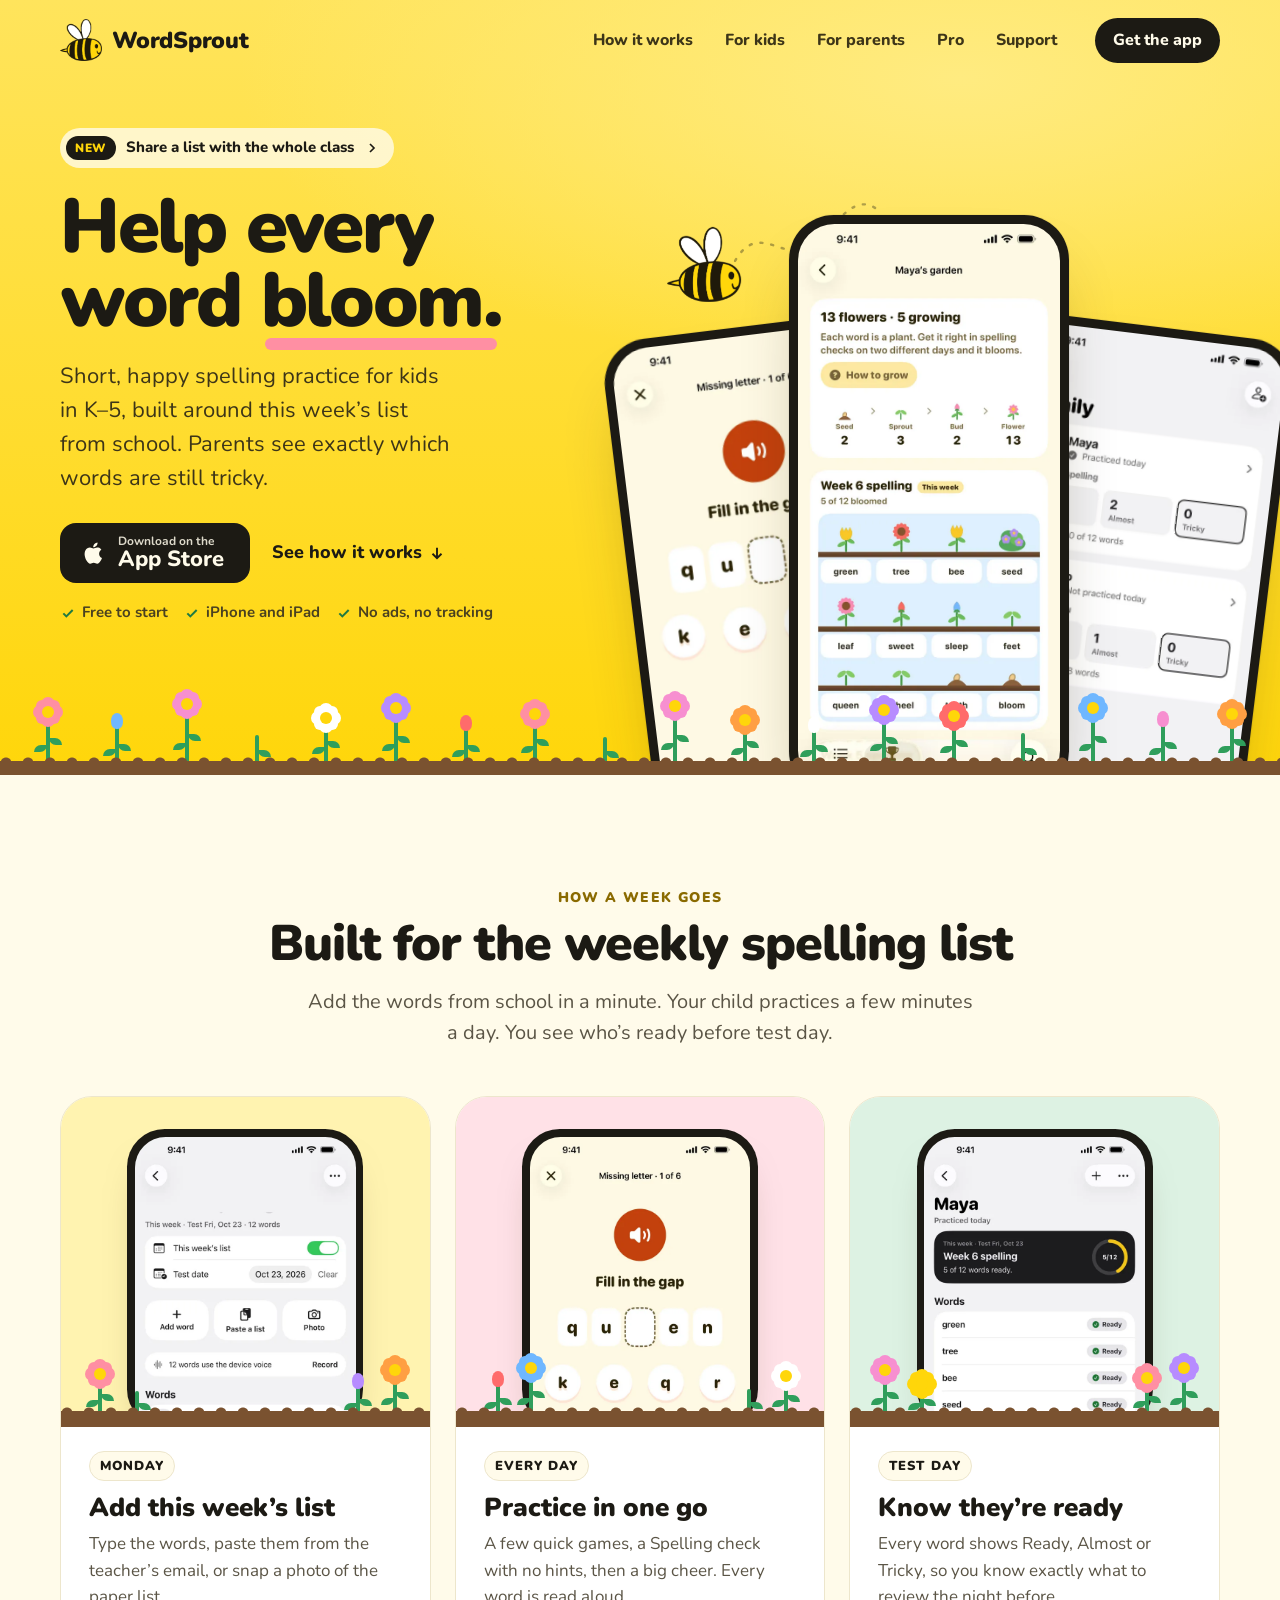
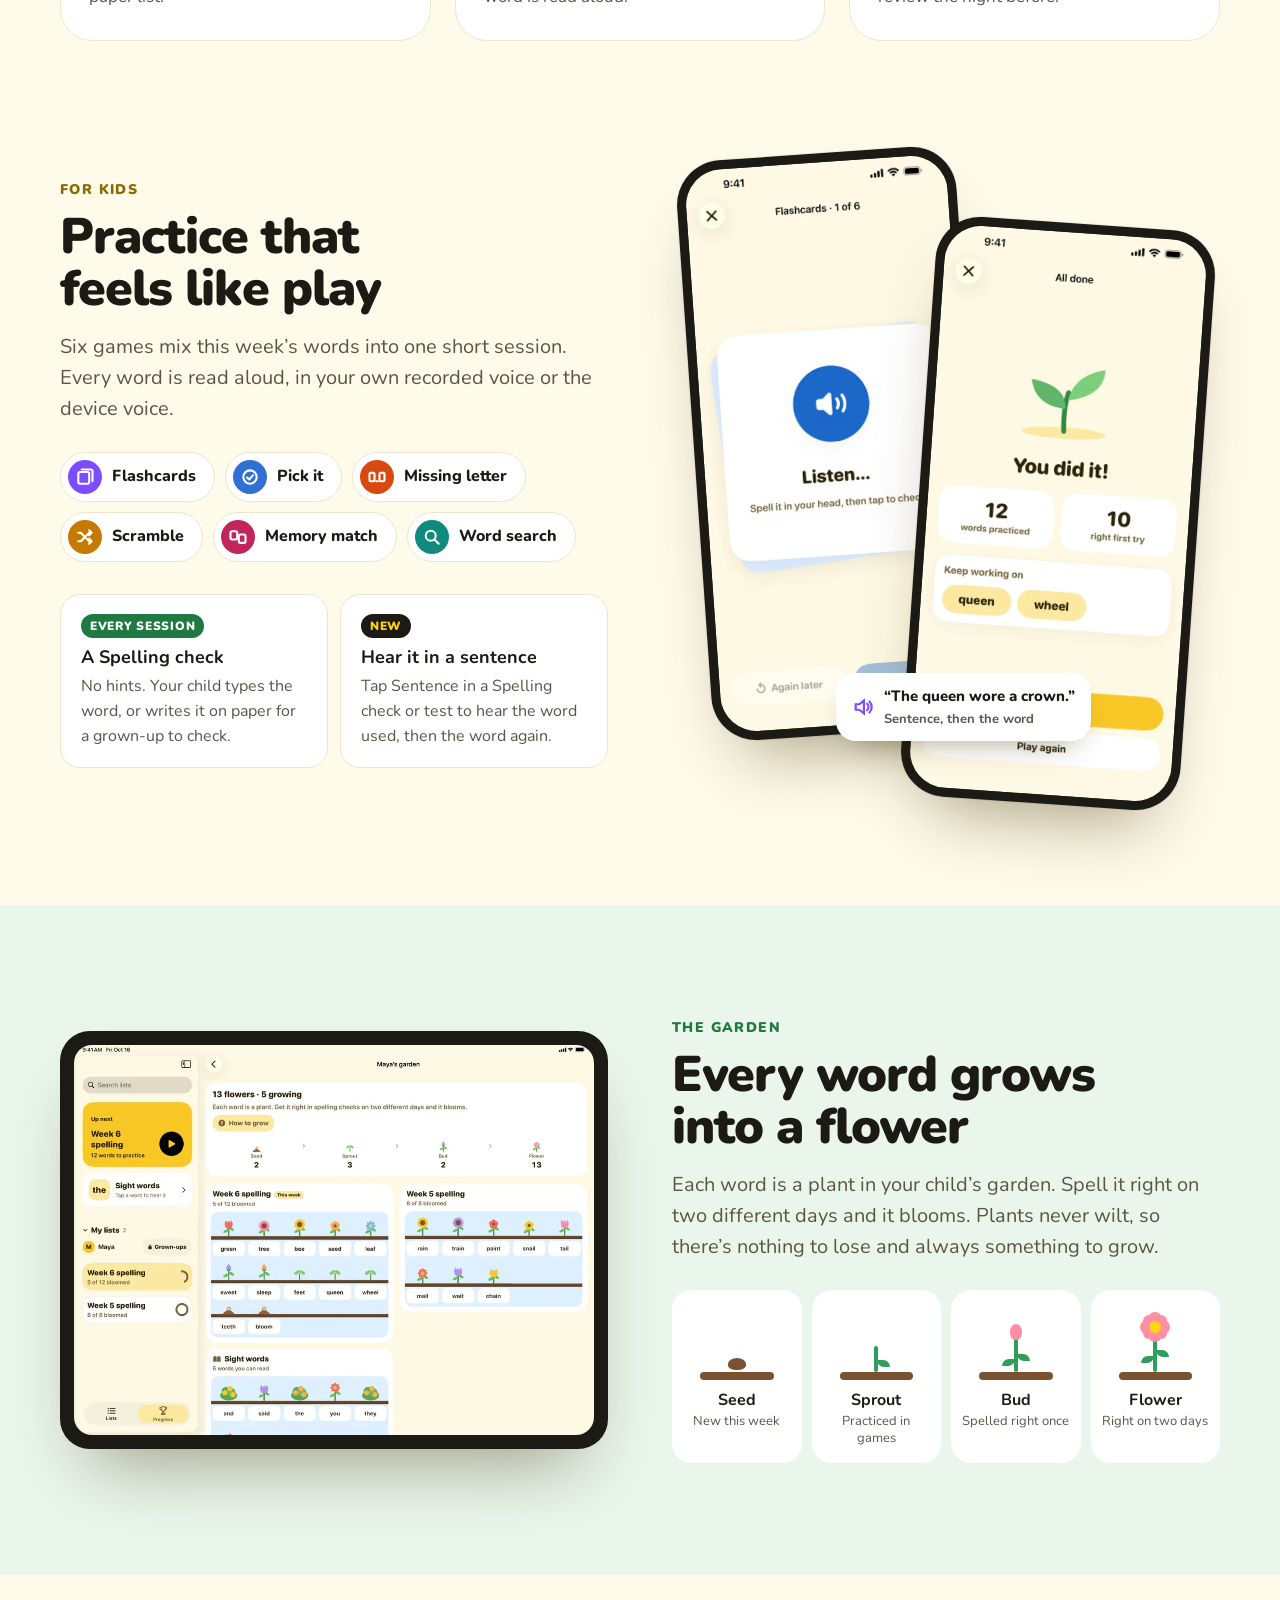
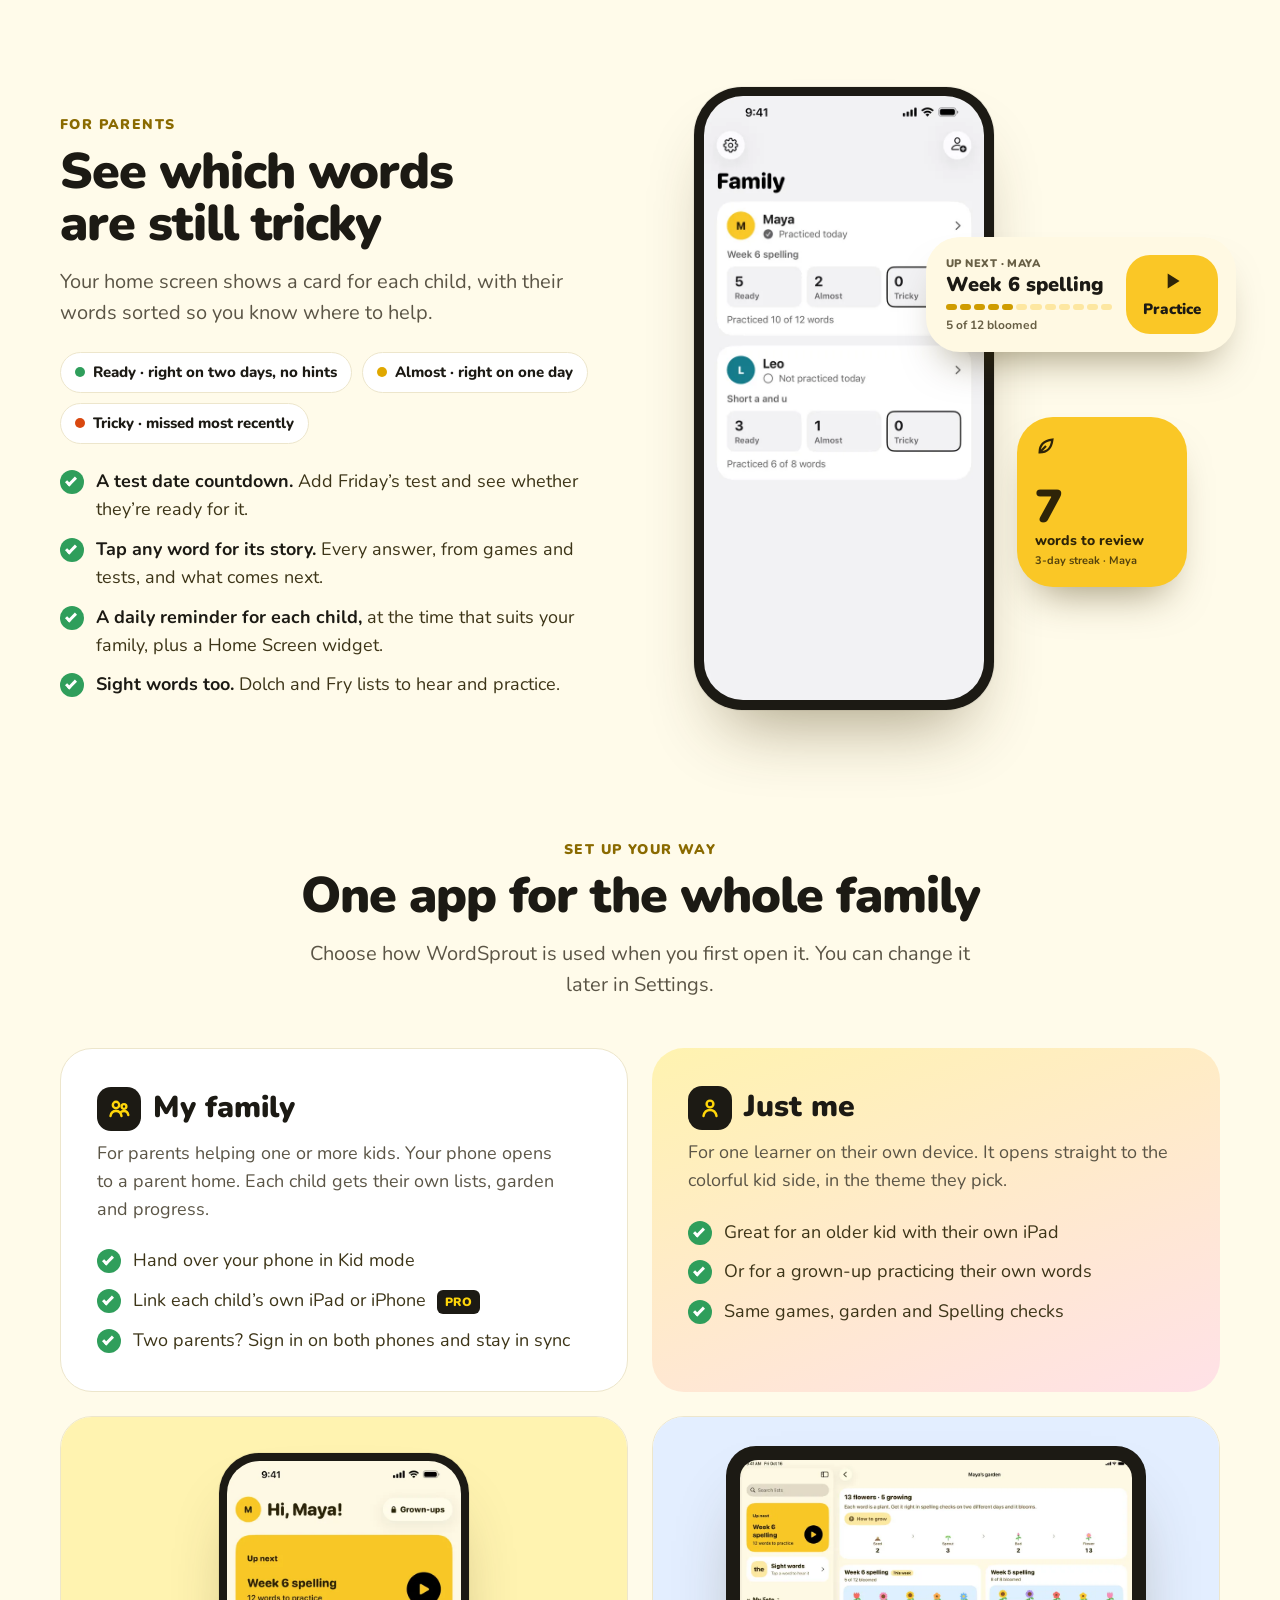
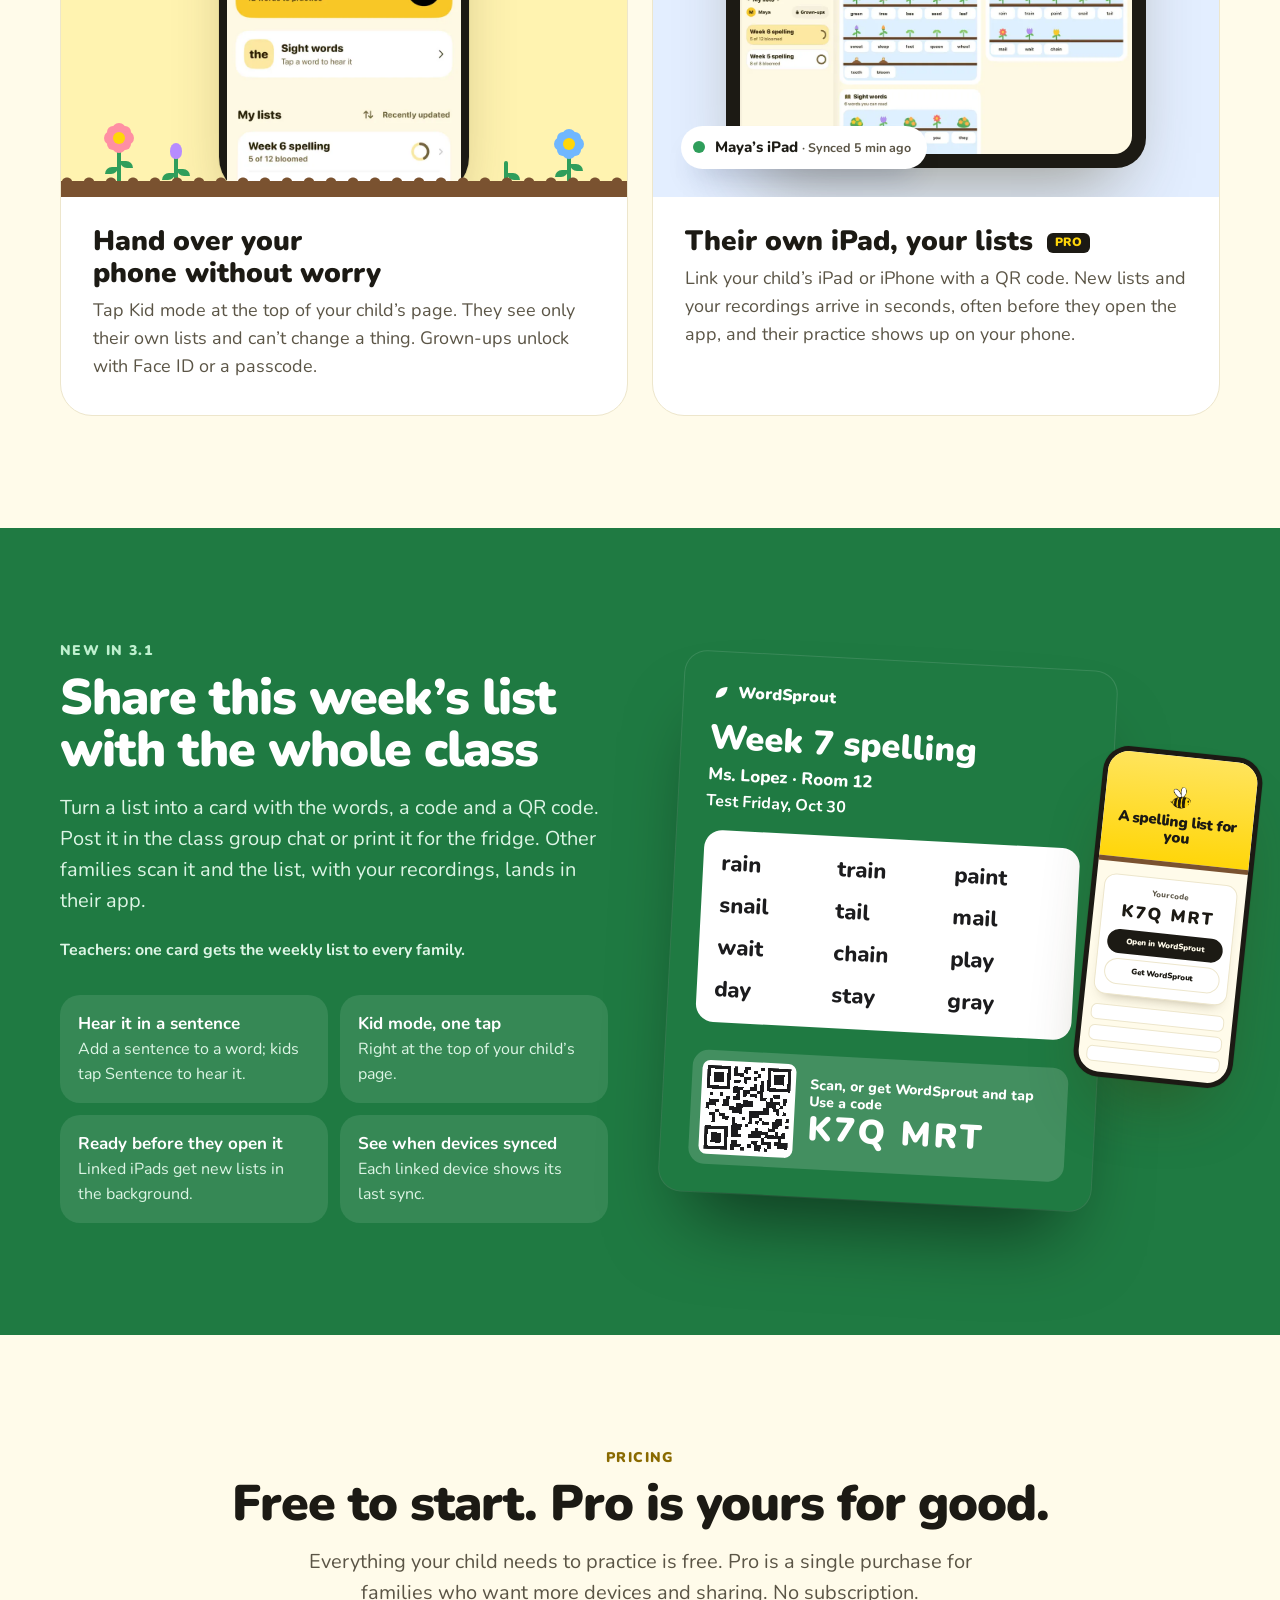
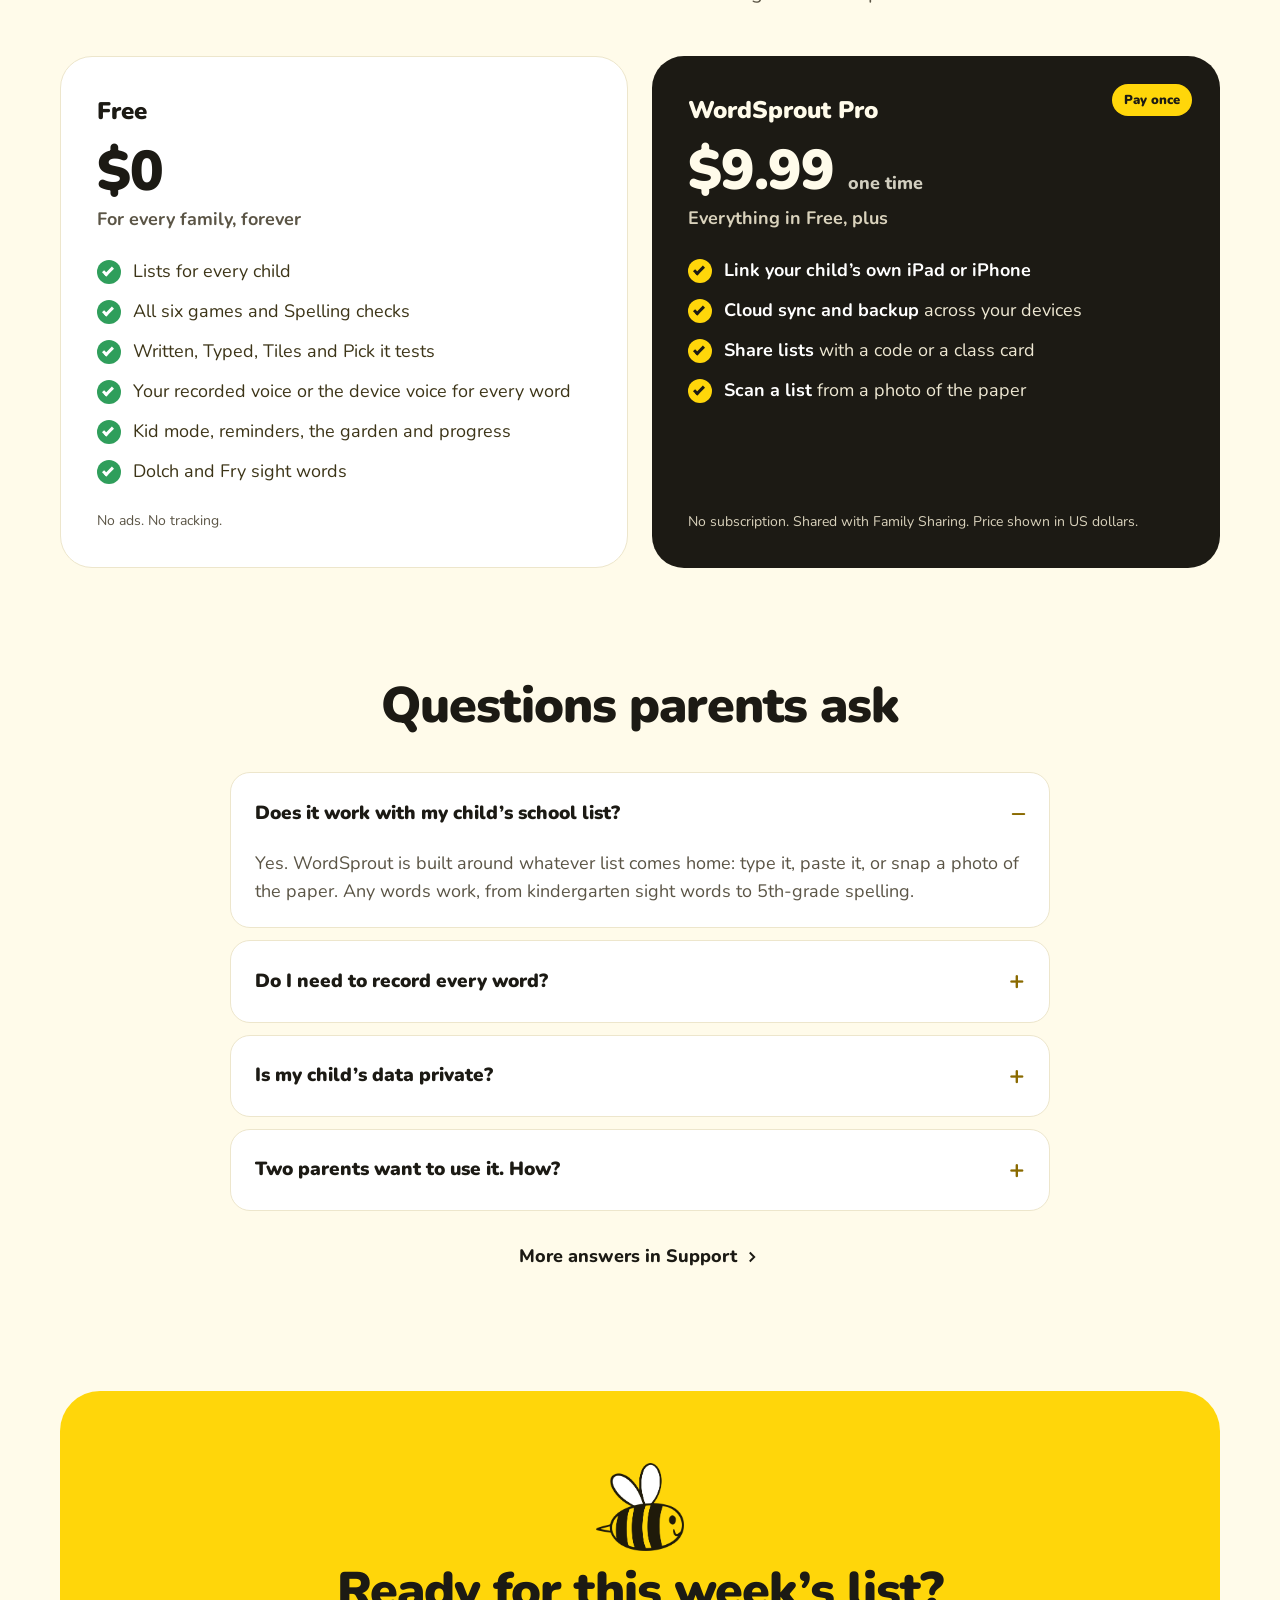
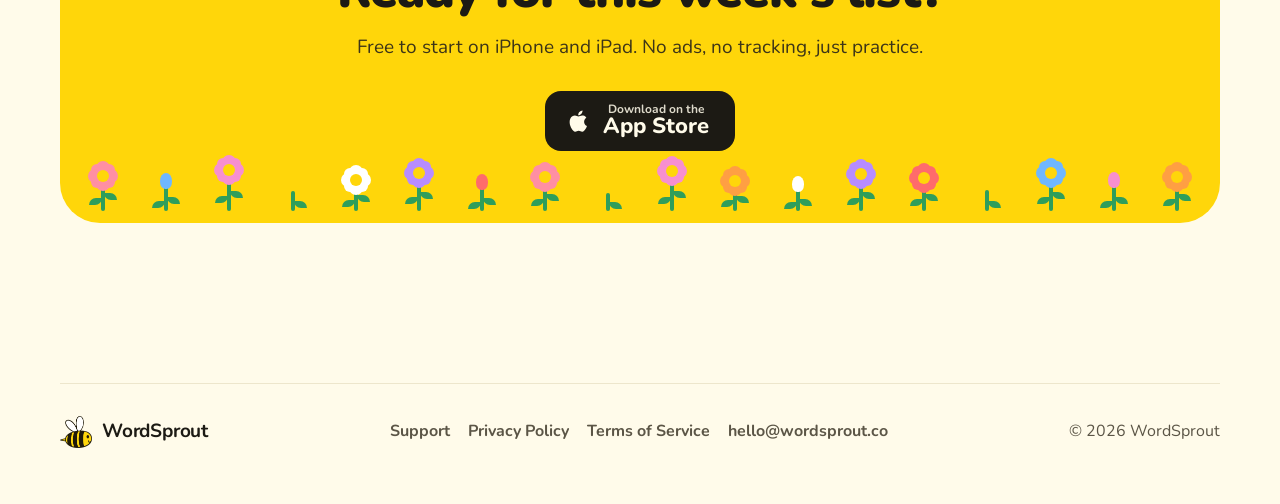
<file: index.html>
<!doctype html>
<html lang="en">
<head>
<meta charset="utf-8">
<meta name="viewport" content="width=device-width, initial-scale=1">
<title>WordSprout</title>
<meta name="description" content="Spelling and sight word practice for kids in K–5. Short, fun games, a garden that grows, and a clear view of tricky words for parents.">
<meta name="apple-itunes-app" content="app-id=6741597283">
<meta property="og:title" content="WordSprout">
<meta property="og:description" content="Spelling and sight word practice for kids in K–5. Short, fun games, a garden that grows, and a clear view of tricky words for parents.">
<meta property="og:image" content="https://wordsprout.co/img/og.jpg">
<meta property="og:url" content="https://wordsprout.co/">
<meta name="twitter:card" content="summary_large_image">
<meta name="theme-color" content="#FFD60A">
<meta name="color-scheme" content="light">
<link rel="icon" type="image/png" href="/favicon.png">
<link rel="apple-touch-icon" href="/apple-touch-icon.png">
<link rel="preconnect" href="https://fonts.googleapis.com">
<link rel="preconnect" href="https://fonts.gstatic.com" crossorigin>
<link href="https://fonts.googleapis.com/css2?family=Nunito:wght@400;700;800;900&display=swap" rel="stylesheet">
<link rel="stylesheet" href="/styles.css">
<script>document.documentElement.classList.add('js')</script>
</head>
<body>
<div class="ws">
<a class="skip" href="#main">Skip to content</a>
<header class="hdr"><div class="wrap hdr-in">
  <a class="brand" href="/"><img src="/img/bee.png" alt="" width="42" height="42">WordSprout</a>
  <nav class="nav" aria-label="Main"><a href="/#how">How it works</a><a href="/#kids">For kids</a><a href="/#parents">For parents</a><a href="/#pro">Pro</a><a href="/support/">Support</a></nav>
  <a class="btn btn-sm" href="https://apps.apple.com/us/app/wordsprout-spelling-practice/id6741597283">Get the app</a>
</div></header>
<main id="main">

<section class="hero" aria-labelledby="hero-title">
  <div class="wrap hero-in">
    <div class="hero-copy">
      <a class="pill-new" href="#new"><span class="tag">New</span>Share a list with the whole class<svg viewBox="0 0 24 24" aria-hidden="true"><path d="M9 6l6 6-6 6"/></svg></a>
      <h1 id="hero-title">Help every word <em>bloom.</em></h1>
      <p class="lede">Short, happy spelling practice for kids in K–5, built around this week’s list from school. Parents see exactly which words are still tricky.</p>
      <div class="cta-row">
        <a class="btn store" href="https://apps.apple.com/us/app/wordsprout-spelling-practice/id6741597283"><svg viewBox="0 0 24 24" aria-hidden="true"><path d="M16.37 12.6c-.02-2.3 1.88-3.4 1.97-3.46-1.07-1.57-2.74-1.78-3.33-1.8-1.42-.14-2.77.83-3.49.83-.72 0-1.83-.81-3.01-.79-1.55.02-2.98.9-3.78 2.29-1.61 2.8-.41 6.94 1.16 9.21.77 1.11 1.68 2.36 2.88 2.31 1.16-.05 1.6-.75 3-.75s1.79.75 3.01.72c1.24-.02 2.03-1.13 2.79-2.25.88-1.29 1.24-2.53 1.26-2.6-.03-.01-2.42-.93-2.46-3.71zM14.08 5.85c.64-.77 1.07-1.85.95-2.92-.92.04-2.03.61-2.69 1.38-.59.68-1.11 1.77-.97 2.82 1.03.08 2.07-.52 2.71-1.28z"/></svg><span><small>Download on the</small>App Store</span></a>
        <a class="link-arrow" href="#how">See how it works<svg viewBox="0 0 24 24" aria-hidden="true"><path d="M12 5v14M6 13l6 6 6-6"/></svg></a>
      </div>
      <p class="trust"><span><svg viewBox="0 0 24 24" aria-hidden="true"><path d="M5 12.5l4.5 4.5L19 7.5"/></svg>Free to start</span><span><svg viewBox="0 0 24 24" aria-hidden="true"><path d="M5 12.5l4.5 4.5L19 7.5"/></svg>iPhone and iPad</span><span><svg viewBox="0 0 24 24" aria-hidden="true"><path d="M5 12.5l4.5 4.5L19 7.5"/></svg>No ads, no tracking</span></p>
    </div>
    <div class="hero-art fan">
      <svg class="trail" viewBox="0 0 150 80" aria-hidden="true"><path d="M4 66 C 30 20, 60 80, 90 44 S 130 4, 146 14"/></svg>
      <img class="bee-fly" src="/img/bee.png" alt="" width="74" height="74">
      <div class="phone p-left"><picture><source srcset="/img/app/practice.webp" type="image/webp"><img src="/img/app/practice.jpg" alt="A Missing letter game: fill in the gap to spell queen" width="600" height="1290"></picture></div>
      <div class="phone p-center"><picture><source srcset="/img/app/garden.webp" type="image/webp"><img src="/img/app/garden.jpg" alt="Maya’s garden: 13 flowers and 5 growing, one plant for each spelling word" width="600" height="1290"></picture></div>
      <div class="phone p-right"><picture><source srcset="/img/app/parent-home.webp" type="image/webp"><img src="/img/app/parent-home.jpg" alt="The parent home: Maya has 5 Ready, 2 Almost and 0 Tricky words" width="600" height="1290"></picture></div>
    </div>
  </div>
  <div class="meadow grow" aria-hidden="true"><div class="meadow-row"><span class="fl" style="--c: #FF8FA3; --h: 52px; --d: 0.15s;"><i class="stem"></i><i class="bloom"></i></span><span class="fl bud" style="--c: #6FB7FF; --h: 40px; --d: 0.64s;"><i class="stem"></i><i class="bloom"></i></span><span class="fl" style="--c: #F78FD0; --h: 60px; --d: 1.13s;"><i class="stem"></i><i class="bloom"></i></span><span class="fl sprout" style="--c: #FF9F43; --h: 28px; --d: 0.36s;"><i class="stem"></i><i class="bloom"></i></span><span class="fl" style="--c: #FFFFFF; --h: 46px; --d: 0.85s;"><i class="stem"></i><i class="bloom"></i></span><span class="fl" style="--c: #B78CFF; --h: 56px; --d: 1.34s;"><i class="stem"></i><i class="bloom"></i></span><span class="fl bud" style="--c: #FF6B6B; --h: 38px; --d: 0.57s;"><i class="stem"></i><i class="bloom"></i></span><span class="fl" style="--c: #FF8FA3; --h: 50px; --d: 1.06s;"><i class="stem"></i><i class="bloom"></i></span><span class="fl sprout" style="--c: #6FB7FF; --h: 26px; --d: 0.29s;"><i class="stem"></i><i class="bloom"></i></span><span class="fl" style="--c: #F78FD0; --h: 58px; --d: 0.78s;"><i class="stem"></i><i class="bloom"></i></span><span class="fl" style="--c: #FF9F43; --h: 44px; --d: 1.27s;"><i class="stem"></i><i class="bloom"></i></span><span class="fl bud" style="--c: #FFFFFF; --h: 36px; --d: 0.50s;"><i class="stem"></i><i class="bloom"></i></span><span class="fl" style="--c: #B78CFF; --h: 54px; --d: 0.99s;"><i class="stem"></i><i class="bloom"></i></span><span class="fl" style="--c: #FF6B6B; --h: 48px; --d: 0.22s;"><i class="stem"></i><i class="bloom"></i></span><span class="fl sprout" style="--c: #FF8FA3; --h: 30px; --d: 0.71s;"><i class="stem"></i><i class="bloom"></i></span><span class="fl" style="--c: #6FB7FF; --h: 56px; --d: 1.20s;"><i class="stem"></i><i class="bloom"></i></span><span class="fl bud" style="--c: #F78FD0; --h: 42px; --d: 0.43s;"><i class="stem"></i><i class="bloom"></i></span><span class="fl" style="--c: #FF9F43; --h: 50px; --d: 0.92s;"><i class="stem"></i><i class="bloom"></i></span></div><div class="soil"></div></div>
</section>

<section class="sec" id="how" aria-labelledby="how-title"><div class="wrap">
  <div class="center">
    <p class="eyebrow">How a week goes</p>
    <h2 id="how-title">Built for the weekly spelling list</h2>
    <p class="sub">Add the words from school in a minute. Your child practices a few minutes a day. You see who’s ready before test day.</p>
  </div>
  <ol class="steps">
    <li class="step reveal" style="--d: 0s;"><div class="peek sun"><div class="phone"><picture><source srcset="/img/app/add-list.webp" type="image/webp"><img src="/img/app/add-list.jpg" alt="Adding this week’s list, with buttons for Add word, Paste a list and Photo" width="600" height="1290" loading="lazy" decoding="async"></picture></div>
      <div class="bed" aria-hidden="true"><span class="fl" style="--c: #FF8FA3; --h: 40px; --d: 0.00s; left: 7%;"><i class="stem"></i><i class="bloom"></i></span><span class="fl sprout" style="--c: #FF8FA3; --h: 22px; --d: 0.00s; left: 17%;"><i class="stem"></i><i class="bloom"></i></span><span class="fl bud" style="--c: #B78CFF; --h: 30px; --d: 0.00s; right: 16%;"><i class="stem"></i><i class="bloom"></i></span><span class="fl" style="--c: #FF9F43; --h: 44px; --d: 0.00s; right: 6%;"><i class="stem"></i><i class="bloom"></i></span><div class="soil"></div></div></div>
      <div class="step-body"><span class="day">Monday</span><h3>Add this week’s list</h3><p>Type the words, paste them from the teacher’s email, or snap a photo of the paper list.</p></div></li>
    <li class="step reveal" style="--d: .12s;"><div class="peek pink"><div class="phone"><picture><source srcset="/img/app/practice.webp" type="image/webp"><img src="/img/app/practice.jpg" alt="A practice game with big, friendly letters" width="600" height="1290" loading="lazy" decoding="async"></picture></div>
      <div class="bed" aria-hidden="true"><span class="fl bud" style="--c: #FF6B6B; --h: 32px; --d: 0.00s; left: 8%;"><i class="stem"></i><i class="bloom"></i></span><span class="fl" style="--c: #6FB7FF; --h: 46px; --d: 0.00s; left: 17%;"><i class="stem"></i><i class="bloom"></i></span><span class="fl sprout" style="--c: #FF8FA3; --h: 24px; --d: 0.00s; right: 17%;"><i class="stem"></i><i class="bloom"></i></span><span class="fl" style="--c: #FFFFFF; --h: 38px; --d: 0.00s; right: 7%;"><i class="stem"></i><i class="bloom"></i></span><div class="soil"></div></div></div>
      <div class="step-body"><span class="day">Every day</span><h3>Practice in one go</h3><p>A few quick games, a Spelling check with no hints, then a big cheer. Every word is read aloud.</p></div></li>
    <li class="step reveal" style="--d: .24s;"><div class="peek leaf"><div class="phone"><picture><source srcset="/img/app/list-ready.webp" type="image/webp"><img src="/img/app/list-ready.jpg" alt="Maya’s list: most words Ready, with the test on Friday" width="600" height="1290" loading="lazy" decoding="async"></picture></div>
      <div class="bed" aria-hidden="true"><span class="fl" style="--c: #F78FD0; --h: 44px; --d: 0.00s; left: 6%;"><i class="stem"></i><i class="bloom"></i></span><span class="fl" style="--c: #FFD60A; --h: 30px; --d: 0.00s; left: 16%;"><i class="stem"></i><i class="bloom"></i></span><span class="fl" style="--c: #FF8FA3; --h: 36px; --d: 0.00s; right: 16%;"><i class="stem"></i><i class="bloom"></i></span><span class="fl" style="--c: #B78CFF; --h: 46px; --d: 0.00s; right: 6%;"><i class="stem"></i><i class="bloom"></i></span><div class="soil"></div></div></div>
      <div class="step-body"><span class="day">Test day</span><h3>Know they’re ready</h3><p>Every word shows Ready, Almost or Tricky, so you know exactly what to review the night before.</p></div></li>
  </ol>
</div></section>

<section class="sec tight" id="kids" aria-labelledby="kids-title"><div class="wrap two">
  <div>
    <p class="eyebrow">For kids</p>
    <h2 id="kids-title">Practice that feels like play</h2>
    <p class="sub">Six games mix this week’s words into one short session. Every word is read aloud, in your own recorded voice or the device voice.</p>
    <ul class="games"><li><span class="gi" style="background: #7C4DFF;"><svg viewBox="0 0 24 24" aria-hidden="true"><rect x="4" y="6" width="13" height="14" rx="2"/><path d="M8 3h11a2 2 0 0 1 2 2v12"/></svg></span>Flashcards</li><li><span class="gi" style="background: #2F6FD6;"><svg viewBox="0 0 24 24" aria-hidden="true"><circle cx="12" cy="12" r="8"/><path d="M8.5 12.5l2.5 2.5 4.5-5"/></svg></span>Pick it</li><li><span class="gi" style="background: #D9480F;"><svg viewBox="0 0 24 24" aria-hidden="true"><rect x="3" y="7" width="6" height="10" rx="1.5"/><rect x="15" y="7" width="6" height="10" rx="1.5"/><path d="M11 17h2"/></svg></span>Missing letter</li><li><span class="gi" style="background: #C47A00;"><svg viewBox="0 0 24 24" aria-hidden="true"><path d="M4 7h3l10 10h3M4 17h3l10-10h3M17 4l3 3-3 3M17 14l3 3-3 3"/></svg></span>Scramble</li><li><span class="gi" style="background: #C2255C;"><svg viewBox="0 0 24 24" aria-hidden="true"><rect x="3" y="5" width="8" height="10" rx="2"/><rect x="13" y="9" width="8" height="10" rx="2"/></svg></span>Memory match</li><li><span class="gi" style="background: #0F8A7E;"><svg viewBox="0 0 24 24" aria-hidden="true"><circle cx="10.5" cy="10.5" r="6"/><path d="M15 15l5 5"/></svg></span>Word search</li></ul>
    <div class="minis">
      <div class="mini"><span class="tag green">Every session</span><b>A Spelling check</b>No hints. Your child types the word, or writes it on paper for a grown-up to check.</div>
      <div class="mini"><span class="tag">New</span><b>Hear it in a sentence</b>Tap Sentence in a Spelling check or test to hear the word used, then the word again.</div>
    </div>
  </div>
  <div class="duo">
    <div class="phone d1"><picture><source srcset="/img/app/listen.webp" type="image/webp"><img src="/img/app/listen.jpg" alt="Flashcards: Listen, then spell it in your head" width="600" height="1290" loading="lazy" decoding="async"></picture></div>
    <div class="phone d2"><picture><source srcset="/img/app/cheer.webp" type="image/webp"><img src="/img/app/cheer.jpg" alt="You did it: 12 words practiced, 10 right first try" width="600" height="1290" loading="lazy" decoding="async"></picture></div>
    <div class="speech float" style="--d: .5s;"><svg viewBox="0 0 24 24" aria-hidden="true"><path d="M4 9v6h4l5 4V5L8 9H4zM16.5 8.5a5 5 0 0 1 0 7M19 6a8.5 8.5 0 0 1 0 12"/></svg><span>“The queen wore a crown.”<small>Sentence, then the word</small></span></div>
  </div>
</div></section>

<section class="sec garden-band" aria-labelledby="garden-title"><div class="wrap two rev">
  <div>
    <p class="eyebrow" style="color: #1F7A42;">The garden</p>
    <h2 id="garden-title">Every word grows into a flower</h2>
    <p class="sub">Each word is a plant in your child’s garden. Spell it right on two different days and it blooms. Plants never wilt, so there’s nothing to lose and always something to grow.</p>
    <div class="stages cycle">
      <div class="stage" style="--i: 0;"><div class="pot" aria-hidden="true"><span class="seed"></span></div><div class="ground"></div><b>Seed</b><small>New this week</small></div>
      <div class="stage" style="--i: 1;"><div class="pot" aria-hidden="true"><span class="fl sprout" style="--c: #FF8FA3; --h: 26px; --d: 0.00s;"><i class="stem"></i><i class="bloom"></i></span></div><div class="ground"></div><b>Sprout</b><small>Practiced in games</small></div>
      <div class="stage" style="--i: 2;"><div class="pot" aria-hidden="true"><span class="fl bud" style="--c: #FF8FA3; --h: 38px; --d: 0.00s;"><i class="stem"></i><i class="bloom"></i></span></div><div class="ground"></div><b>Bud</b><small>Spelled right once</small></div>
      <div class="stage" style="--i: 3;"><div class="pot" aria-hidden="true"><span class="fl" style="--c: #FF8FA3; --h: 46px; --d: 0.00s;"><i class="stem"></i><i class="bloom"></i></span></div><div class="ground"></div><b>Flower</b><small>Right on two days</small></div>
    </div>
  </div>
  <div class="ipad"><picture><source srcset="/img/app/ipad-garden.webp" type="image/webp"><img src="/img/app/ipad-garden.jpg" alt="Maya’s garden on iPad, with Week 6 and Week 5 spelling and her sight words in bloom" width="1000" height="749" loading="lazy" decoding="async"></picture></div>
</div></section>

<section class="sec" id="parents" aria-labelledby="par-title"><div class="wrap two">
  <div>
    <p class="eyebrow">For parents</p>
    <h2 id="par-title">See which words are still tricky</h2>
    <p class="sub">Your home screen shows a card for each child, with their words sorted so you know where to help.</p>
    <div class="legend">
      <span class="chip"><i style="background: #2F9E5B;"></i>Ready · right on two days, no hints</span>
      <span class="chip"><i style="background: #E0A800;"></i>Almost · right on one day</span>
      <span class="chip"><i style="background: #D9480F;"></i>Tricky · missed most recently</span>
    </div>
    <ul class="checks"><li><span><b>A test date countdown.</b> Add Friday’s test and see whether they’re ready for it.</span></li><li><span><b>Tap any word for its story.</b> Every answer, from games and tests, and what comes next.</span></li><li><span><b>A daily reminder for each child,</b> at the time that suits your family, plus a Home Screen widget.</span></li><li><span><b>Sight words too.</b> Dolch and Fry lists to hear and practice.</span></li></ul>
  </div>
  <div class="par-art">
    <div class="phone"><picture><source srcset="/img/app/parent-home.webp" type="image/webp"><img src="/img/app/parent-home.jpg" alt="The parent home with a card for Maya and a card for Leo" width="600" height="1290" loading="lazy" decoding="async"></picture></div>
    <div class="widget-m float" style="--d: 0s;" role="img" aria-label="Medium Home Screen widget: Up next for Maya, Week 6 spelling, 5 of 12 bloomed, Practice">
      <div style="flex: 1; min-width: 0;"><div class="k">UP NEXT · MAYA</div><div class="t">Week 6 spelling</div><div class="bars"><i class="on"></i><i class="on"></i><i class="on"></i><i class="on"></i><i class="on"></i><i></i><i></i><i></i><i></i><i></i><i></i><i></i></div><div class="m">5 of 12 bloomed</div></div>
      <div class="go"><svg viewBox="0 0 24 24" aria-hidden="true"><path d="M8 5v14l11-7z"/></svg>Practice</div>
    </div>
    <div class="widget-s float" style="--d: 1.5s;" role="img" aria-label="Small Home Screen widget: 7 words to review, 3-day streak, Maya">
      <svg viewBox="0 0 24 24" aria-hidden="true"><path d="M5 19c0-8 5-13 14-14-1 9-6 14-14 14zM5 19l7-7"/></svg><div class="n">7</div><div class="l">words to review</div><div class="m">3-day streak · Maya</div>
    </div>
  </div>
</div></section>

<section class="sec tight" aria-labelledby="setup-title"><div class="wrap">
  <div class="center">
    <p class="eyebrow">Set up your way</p>
    <h2 id="setup-title">One app for the whole family</h2>
    <p class="sub">Choose how WordSprout is used when you first open it. You can change it later in Settings.</p>
  </div>
  <div class="modes">
    <div class="mode reveal">
      <h3><span class="ic"><svg viewBox="0 0 24 24" aria-hidden="true"><circle cx="9" cy="8" r="3.2"/><circle cx="17" cy="9.5" r="2.4"/><path d="M3.5 19c.6-3.3 2.8-5 5.5-5s4.9 1.7 5.5 5M14.5 14.6c.8-.4 1.6-.6 2.5-.6 2.2 0 3.8 1.4 4.3 4"/></svg></span>My family</h3>
      <p>For parents helping one or more kids. Your phone opens to a parent home. Each child gets their own lists, garden and progress.</p>
      <ul class="checks"><li><span>Hand over your phone in Kid mode</span></li><li><span>Link each child’s own iPad or iPhone <span class="pro-mark">PRO</span></span></li><li><span>Two parents? Sign in on both phones and stay in sync</span></li></ul>
    </div>
    <div class="mode kid reveal" style="--d: .12s;">
      <h3><span class="ic"><svg viewBox="0 0 24 24" aria-hidden="true"><circle cx="12" cy="8" r="3.4"/><path d="M5.5 20c.7-3.8 3.3-6 6.5-6s5.8 2.2 6.5 6"/></svg></span>Just me</h3>
      <p>For one learner on their own device. It opens straight to the colorful kid side, in the theme they pick.</p>
      <ul class="checks"><li><span>Great for an older kid with their own iPad</span></li><li><span>Or for a grown-up practicing their own words</span></li><li><span>Same games, garden and Spelling checks</span></li></ul>
    </div>
  </div>
  <div class="feature-row">
    <div class="fcard reveal">
      <div class="art"><div class="phone"><picture><source srcset="/img/app/kid-mode.webp" type="image/webp"><img src="/img/app/kid-mode.jpg" alt="Kid mode on a parent’s phone: Hi, Maya, with her lists and a Grown-ups button" width="600" height="1290" loading="lazy" decoding="async"></picture></div>
        <div class="bed" aria-hidden="true"><span class="fl" style="--c: #FF8FA3; --h: 46px; --d: 0.00s; left: 8%;"><i class="stem"></i><i class="bloom"></i></span><span class="fl bud" style="--c: #B78CFF; --h: 30px; --d: 0.00s; left: 18%;"><i class="stem"></i><i class="bloom"></i></span><span class="fl sprout" style="--c: #FF8FA3; --h: 22px; --d: 0.00s; right: 19%;"><i class="stem"></i><i class="bloom"></i></span><span class="fl" style="--c: #6FB7FF; --h: 40px; --d: 0.00s; right: 8%;"><i class="stem"></i><i class="bloom"></i></span><div class="soil"></div></div></div>
      <div class="body"><h3>Hand over your phone without worry</h3><p>Tap Kid mode at the top of your child’s page. They see only their own lists and can’t change a thing. Grown-ups unlock with Face ID or a passcode.</p></div>
    </div>
    <div class="fcard reveal" style="--d: .12s;">
      <div class="art blue"><div class="ipad"><picture><source srcset="/img/app/ipad-garden.webp" type="image/webp"><img src="/img/app/ipad-garden.jpg" alt="WordSprout on a child’s linked iPad" width="1000" height="749" loading="lazy" decoding="async"></picture></div>
        <div class="synced float" style="left: 28px; bottom: 28px; --d: .8s;"><span class="sync-dot"></span><span>Maya’s iPad <small>· Synced 5 min ago</small></span></div></div>
      <div class="body"><h3>Their own iPad, your lists <span class="pro-mark">PRO</span></h3><p>Link your child’s iPad or iPhone with a QR code. New lists and your recordings arrive in seconds, often before they open the app, and their practice shows up on your phone.</p></div>
    </div>
  </div>
</div></section>

<section class="sec new-band" id="new" aria-labelledby="new-title"><div class="wrap two">
  <div>
    <p class="eyebrow">New in 3.1</p>
    <h2 id="new-title">Share this week’s list with the whole class</h2>
    <p class="sub">Turn a list into a card with the words, a code and a QR code. Post it in the class group chat or print it for the fridge. Other families scan it and the list, with your recordings, lands in their app.</p>
    <p class="teach">Teachers: one card gets the weekly list to every family.</p>
    <ul class="new-list">
      <li><b>Hear it in a sentence</b>Add a sentence to a word; kids tap Sentence to hear it.</li>
      <li><b>Kid mode, one tap</b>Right at the top of your child’s page.</li>
      <li><b>Ready before they open it</b>Linked iPads get new lists in the background.</li>
      <li><b>See when devices synced</b>Each linked device shows its last sync.</li>
    </ul>
  </div>
  <div class="card-stage">
    <div class="ccard tilt" role="img" aria-label="A class card: Week 7 spelling from Ms. Lopez, Room 12, test Friday, Oct 30, twelve words, a QR code and the code K7Q MRT">
      <div class="cb"><svg viewBox="0 0 24 24" aria-hidden="true"><path d="M5 20c0-9 5.5-14.5 15-15-0.5 9.5-6 15-15 15z"/></svg>WordSprout</div>
      <div><div class="ct">Week 7 spelling</div><div class="cf">Ms. Lopez · Room 12</div><div class="cd">Test Friday, Oct 30</div></div>
      <div class="cw"><span>rain</span><span>train</span><span>paint</span><span>snail</span><span>tail</span><span>mail</span><span>wait</span><span>chain</span><span>play</span><span>day</span><span>stay</span><span>gray</span></div>
      <div class="cq"><div class="qr"><svg viewBox="0 0 25 25" aria-hidden="true" shape-rendering="crispEdges"><path d="M0 0h7v7h-7z M1 1v5h5v-5z M2 2h3v3h-3z M18 0h7v7h-7z M19 1v5h5v-5z M20 2h3v3h-3z M0 18h7v7h-7z M1 19v5h5v-5z M2 20h3v3h-3z M8 0h1v1h-1z M11 0h1v1h-1z M12 0h1v1h-1z M16 0h1v1h-1z M8 1h1v1h-1z M11 1h1v1h-1z M14 1h1v1h-1z M8 2h1v1h-1z M9 2h1v1h-1z M10 2h1v1h-1z M15 2h1v1h-1z M11 3h1v1h-1z M12 3h1v1h-1z M14 3h1v1h-1z M8 4h1v1h-1z M9 4h1v1h-1z M11 4h1v1h-1z M16 4h1v1h-1z M14 5h1v1h-1z M16 5h1v1h-1z M8 6h1v1h-1z M9 6h1v1h-1z M10 6h1v1h-1z M13 6h1v1h-1z M14 6h1v1h-1z M16 6h1v1h-1z M8 7h1v1h-1z M9 7h1v1h-1z M11 7h1v1h-1z M12 7h1v1h-1z M15 7h1v1h-1z M16 7h1v1h-1z M1 8h1v1h-1z M4 8h1v1h-1z M9 8h1v1h-1z M11 8h1v1h-1z M13 8h1v1h-1z M14 8h1v1h-1z M16 8h1v1h-1z M20 8h1v1h-1z M21 8h1v1h-1z M6 9h1v1h-1z M8 9h1v1h-1z M9 9h1v1h-1z M16 9h1v1h-1z M17 9h1v1h-1z M19 9h1v1h-1z M23 9h1v1h-1z M1 10h1v1h-1z M2 10h1v1h-1z M3 10h1v1h-1z M5 10h1v1h-1z M6 10h1v1h-1z M11 10h1v1h-1z M12 10h1v1h-1z M13 10h1v1h-1z M18 10h1v1h-1z M19 10h1v1h-1z M20 10h1v1h-1z M21 10h1v1h-1z M23 10h1v1h-1z M0 11h1v1h-1z M1 11h1v1h-1z M2 11h1v1h-1z M5 11h1v1h-1z M6 11h1v1h-1z M9 11h1v1h-1z M10 11h1v1h-1z M11 11h1v1h-1z M12 11h1v1h-1z M13 11h1v1h-1z M18 11h1v1h-1z M19 11h1v1h-1z M20 11h1v1h-1z M22 11h1v1h-1z M0 12h1v1h-1z M7 12h1v1h-1z M8 12h1v1h-1z M9 12h1v1h-1z M10 12h1v1h-1z M17 12h1v1h-1z M18 12h1v1h-1z M20 12h1v1h-1z M21 12h1v1h-1z M3 13h1v1h-1z M8 13h1v1h-1z M9 13h1v1h-1z M10 13h1v1h-1z M13 13h1v1h-1z M14 13h1v1h-1z M15 13h1v1h-1z M16 13h1v1h-1z M17 13h1v1h-1z M18 13h1v1h-1z M21 13h1v1h-1z M23 13h1v1h-1z M1 14h1v1h-1z M2 14h1v1h-1z M4 14h1v1h-1z M5 14h1v1h-1z M13 14h1v1h-1z M14 14h1v1h-1z M15 14h1v1h-1z M2 15h1v1h-1z M5 15h1v1h-1z M6 15h1v1h-1z M8 15h1v1h-1z M11 15h1v1h-1z M13 15h1v1h-1z M16 15h1v1h-1z M21 15h1v1h-1z M22 15h1v1h-1z M24 15h1v1h-1z M2 16h1v1h-1z M8 16h1v1h-1z M13 16h1v1h-1z M15 16h1v1h-1z M17 16h1v1h-1z M18 16h1v1h-1z M20 16h1v1h-1z M21 16h1v1h-1z M22 16h1v1h-1z M8 17h1v1h-1z M9 17h1v1h-1z M10 17h1v1h-1z M12 17h1v1h-1z M20 17h1v1h-1z M21 17h1v1h-1z M24 17h1v1h-1z M8 18h1v1h-1z M9 18h1v1h-1z M10 18h1v1h-1z M15 18h1v1h-1z M19 18h1v1h-1z M20 18h1v1h-1z M8 19h1v1h-1z M9 19h1v1h-1z M14 19h1v1h-1z M15 19h1v1h-1z M16 19h1v1h-1z M17 19h1v1h-1z M18 19h1v1h-1z M21 19h1v1h-1z M23 19h1v1h-1z M8 20h1v1h-1z M9 20h1v1h-1z M10 20h1v1h-1z M13 20h1v1h-1z M14 20h1v1h-1z M15 20h1v1h-1z M16 20h1v1h-1z M18 20h1v1h-1z M19 20h1v1h-1z M20 20h1v1h-1z M21 20h1v1h-1z M22 20h1v1h-1z M23 20h1v1h-1z M17 21h1v1h-1z M22 21h1v1h-1z M8 22h1v1h-1z M9 22h1v1h-1z M14 22h1v1h-1z M15 22h1v1h-1z M17 22h1v1h-1z M18 22h1v1h-1z M19 22h1v1h-1z M21 22h1v1h-1z M22 22h1v1h-1z M23 22h1v1h-1z M24 22h1v1h-1z M8 23h1v1h-1z M9 23h1v1h-1z M10 23h1v1h-1z M13 23h1v1h-1z M15 23h1v1h-1z M16 23h1v1h-1z M19 23h1v1h-1z M22 23h1v1h-1z M23 23h1v1h-1z M24 23h1v1h-1z M8 24h1v1h-1z M11 24h1v1h-1z M15 24h1v1h-1z M16 24h1v1h-1z M18 24h1v1h-1z " fill="#1C1C1E"/></svg></div><div><small>Scan, or get WordSprout and tap Use a code</small><div class="code">K7Q MRT</div></div></div>
    </div>
    <div class="phone phone-scan"><div class="scan-screen" role="img" aria-label="The wordsprout.co share page on a phone: A spelling list for you, code K7Q MRT, Open in WordSprout">
      <div class="ss-top"><img src="/img/bee.png" alt="" width="22" height="22"><b>A spelling list for you</b></div>
      <div class="ss-soil"></div>
      <div class="ss-card"><small>Your code</small><span class="c2">K7Q MRT</span><span class="ob">Open in WordSprout</span><span class="og">Get WordSprout</span></div>
      <div class="ss-steps"><i></i><i></i><i></i></div>
    </div></div>
  </div>
</div></section>

<section class="sec" id="pro" aria-labelledby="pro-title"><div class="wrap">
  <div class="center">
    <p class="eyebrow">Pricing</p>
    <h2 id="pro-title">Free to start. Pro is yours for good.</h2>
    <p class="sub">Everything your child needs to practice is free. Pro is a single purchase for families who want more devices and sharing. No subscription.</p>
  </div>
  <div class="plans">
    <div class="plan reveal">
      <h3>Free</h3>
      <div class="price">$0</div>
      <p class="pl">For every family, forever</p>
      <ul class="checks"><li><span>Lists for every child</span></li><li><span>All six games and Spelling checks</span></li><li><span>Written, Typed, Tiles and Pick it tests</span></li><li><span>Your recorded voice or the device voice for every word</span></li><li><span>Kid mode, reminders, the garden and progress</span></li><li><span>Dolch and Fry sight words</span></li></ul>
      <p class="fine">No ads. No tracking.</p>
    </div>
    <div class="plan pro reveal" style="--d: .12s;">
      <span class="ribbon">Pay once</span>
      <h3>WordSprout Pro</h3>
      <div class="price">$9.99 <small>one time</small></div>
      <p class="pl">Everything in Free, plus</p>
      <ul class="checks"><li><span><b>Link your child’s own iPad or iPhone</b></span></li><li><span><b>Cloud sync and backup</b> across your devices</span></li><li><span><b>Share lists</b> with a code or a class card</span></li><li><span><b>Scan a list</b> from a photo of the paper</span></li></ul>
      <p class="fine">No subscription. Shared with Family Sharing. Price shown in US dollars.</p>
    </div>
  </div>
</div></section>

<section class="sec tight" aria-labelledby="faq-title"><div class="wrap">
  <h2 id="faq-title" class="center">Questions parents ask</h2>
  <div class="faq">
    <details open><summary>Does it work with my child’s school list?</summary><p>Yes. WordSprout is built around whatever list comes home: type it, paste it, or snap a photo of the paper. Any words work, from kindergarten sight words to 5th-grade spelling.</p></details>
    <details><summary>Do I need to record every word?</summary><p>No. The device voice reads any word you haven’t recorded. Record your own voice for words you want to say your way.</p></details>
    <details><summary>Is my child’s data private?</summary><p>WordSprout has no ads, no analytics and no tracking. Photos you add for a child stay on your device. Read the <a href="/privacy/">privacy policy</a>.</p></details>
    <details><summary>Two parents want to use it. How?</summary><p>Sign in to the same WordSprout account on both phones. Lists, recordings and progress stay in sync.</p></details>
  </div>
  <p class="center" style="margin-top: 24px;"><a class="link-arrow" href="/support/">More answers in Support<svg viewBox="0 0 24 24" aria-hidden="true"><path d="M9 6l6 6-6 6"/></svg></a></p>
</div></section>

<section class="sec tight" id="get" aria-labelledby="cta-title"><div class="wrap">
  <div class="cta-band">
    <img class="bee" src="/img/bee.png" alt="" width="88" height="88" loading="lazy">
    <h2 id="cta-title">Ready for this week’s list?</h2>
    <p>Free to start on iPhone and iPad. No ads, no tracking, just practice.</p>
    <a class="btn store" href="https://apps.apple.com/us/app/wordsprout-spelling-practice/id6741597283"><svg viewBox="0 0 24 24" aria-hidden="true"><path d="M16.37 12.6c-.02-2.3 1.88-3.4 1.97-3.46-1.07-1.57-2.74-1.78-3.33-1.8-1.42-.14-2.77.83-3.49.83-.72 0-1.83-.81-3.01-.79-1.55.02-2.98.9-3.78 2.29-1.61 2.8-.41 6.94 1.16 9.21.77 1.11 1.68 2.36 2.88 2.31 1.16-.05 1.6-.75 3-.75s1.79.75 3.01.72c1.24-.02 2.03-1.13 2.79-2.25.88-1.29 1.24-2.53 1.26-2.6-.03-.01-2.42-.93-2.46-3.71zM14.08 5.85c.64-.77 1.07-1.85.95-2.92-.92.04-2.03.61-2.69 1.38-.59.68-1.11 1.77-.97 2.82 1.03.08 2.07-.52 2.71-1.28z"/></svg><span><small>Download on the</small>App Store</span></a>
    <div class="meadow" aria-hidden="true"><div class="meadow-row"><span class="fl" style="--c: #FF8FA3; --h: 36px; --d: 0.15s;"><i class="stem"></i><i class="bloom"></i></span><span class="fl bud" style="--c: #6FB7FF; --h: 28px; --d: 0.64s;"><i class="stem"></i><i class="bloom"></i></span><span class="fl" style="--c: #F78FD0; --h: 42px; --d: 1.13s;"><i class="stem"></i><i class="bloom"></i></span><span class="fl sprout" style="--c: #FF9F43; --h: 20px; --d: 0.36s;"><i class="stem"></i><i class="bloom"></i></span><span class="fl" style="--c: #FFFFFF; --h: 32px; --d: 0.85s;"><i class="stem"></i><i class="bloom"></i></span><span class="fl" style="--c: #B78CFF; --h: 39px; --d: 1.34s;"><i class="stem"></i><i class="bloom"></i></span><span class="fl bud" style="--c: #FF6B6B; --h: 27px; --d: 0.57s;"><i class="stem"></i><i class="bloom"></i></span><span class="fl" style="--c: #FF8FA3; --h: 35px; --d: 1.06s;"><i class="stem"></i><i class="bloom"></i></span><span class="fl sprout" style="--c: #6FB7FF; --h: 18px; --d: 0.29s;"><i class="stem"></i><i class="bloom"></i></span><span class="fl" style="--c: #F78FD0; --h: 41px; --d: 0.78s;"><i class="stem"></i><i class="bloom"></i></span><span class="fl" style="--c: #FF9F43; --h: 31px; --d: 1.27s;"><i class="stem"></i><i class="bloom"></i></span><span class="fl bud" style="--c: #FFFFFF; --h: 25px; --d: 0.50s;"><i class="stem"></i><i class="bloom"></i></span><span class="fl" style="--c: #B78CFF; --h: 38px; --d: 0.99s;"><i class="stem"></i><i class="bloom"></i></span><span class="fl" style="--c: #FF6B6B; --h: 34px; --d: 0.22s;"><i class="stem"></i><i class="bloom"></i></span><span class="fl sprout" style="--c: #FF8FA3; --h: 21px; --d: 0.71s;"><i class="stem"></i><i class="bloom"></i></span><span class="fl" style="--c: #6FB7FF; --h: 39px; --d: 1.20s;"><i class="stem"></i><i class="bloom"></i></span><span class="fl bud" style="--c: #F78FD0; --h: 29px; --d: 0.43s;"><i class="stem"></i><i class="bloom"></i></span><span class="fl" style="--c: #FF9F43; --h: 35px; --d: 0.92s;"><i class="stem"></i><i class="bloom"></i></span></div></div>
  </div>
</div></section>

</main>
<footer class="ftr"><div class="wrap ftr-in">
  <a class="brand" href="/"><img src="/img/bee.png" alt="" width="32" height="32">WordSprout</a>
  <nav aria-label="Footer"><a href="/support/">Support</a><a href="/privacy/">Privacy Policy</a><a href="/terms/">Terms of Service</a><a href="mailto:hello@wordsprout.co">hello@wordsprout.co</a></nav>
  <span>© 2026 WordSprout</span>
</div></footer>
</div>
<script>
(function () {
  var els = document.querySelectorAll('.reveal');
  if (!('IntersectionObserver' in window)) { els.forEach(function (el) { el.classList.add('in'); }); return; }
  var io = new IntersectionObserver(function (entries) {
    entries.forEach(function (e) { if (e.isIntersecting) { e.target.classList.add('in'); io.unobserve(e.target); } });
  }, { rootMargin: '0px 0px -8% 0px' });
  els.forEach(function (el) { io.observe(el); });
})();
</script>
</body>
</html>
</file>
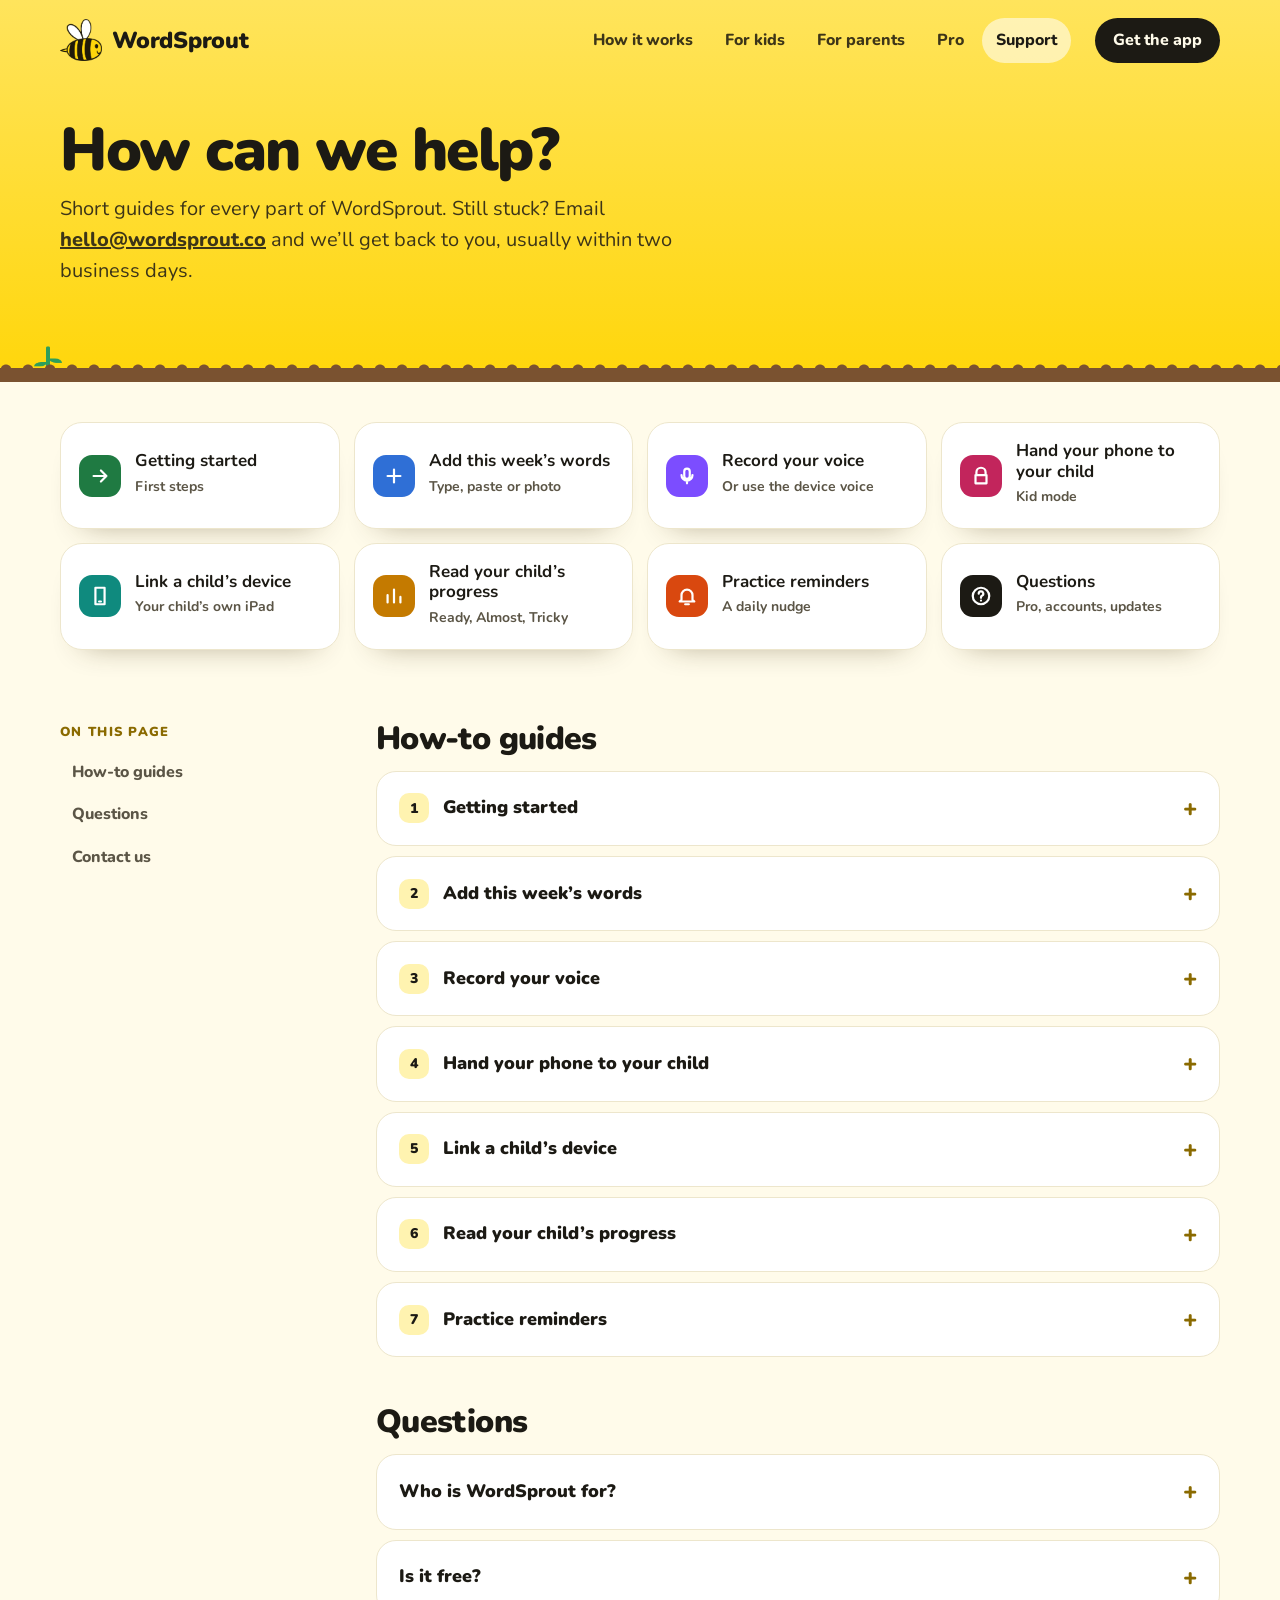
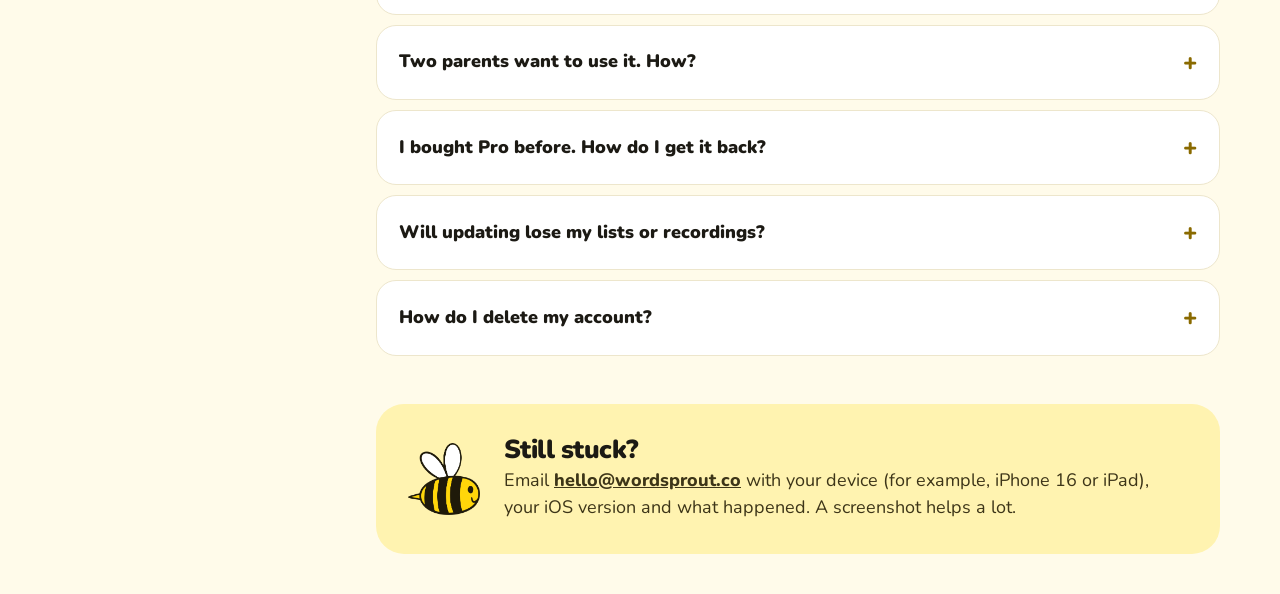
<file: contact/index.html>
<!doctype html><meta charset="utf-8"><title>WordSprout</title><meta http-equiv="refresh" content="0; url=/support/"><link rel="canonical" href="/support/"><p><a href="/support/">Continue to WordSprout</a></p>
</file>
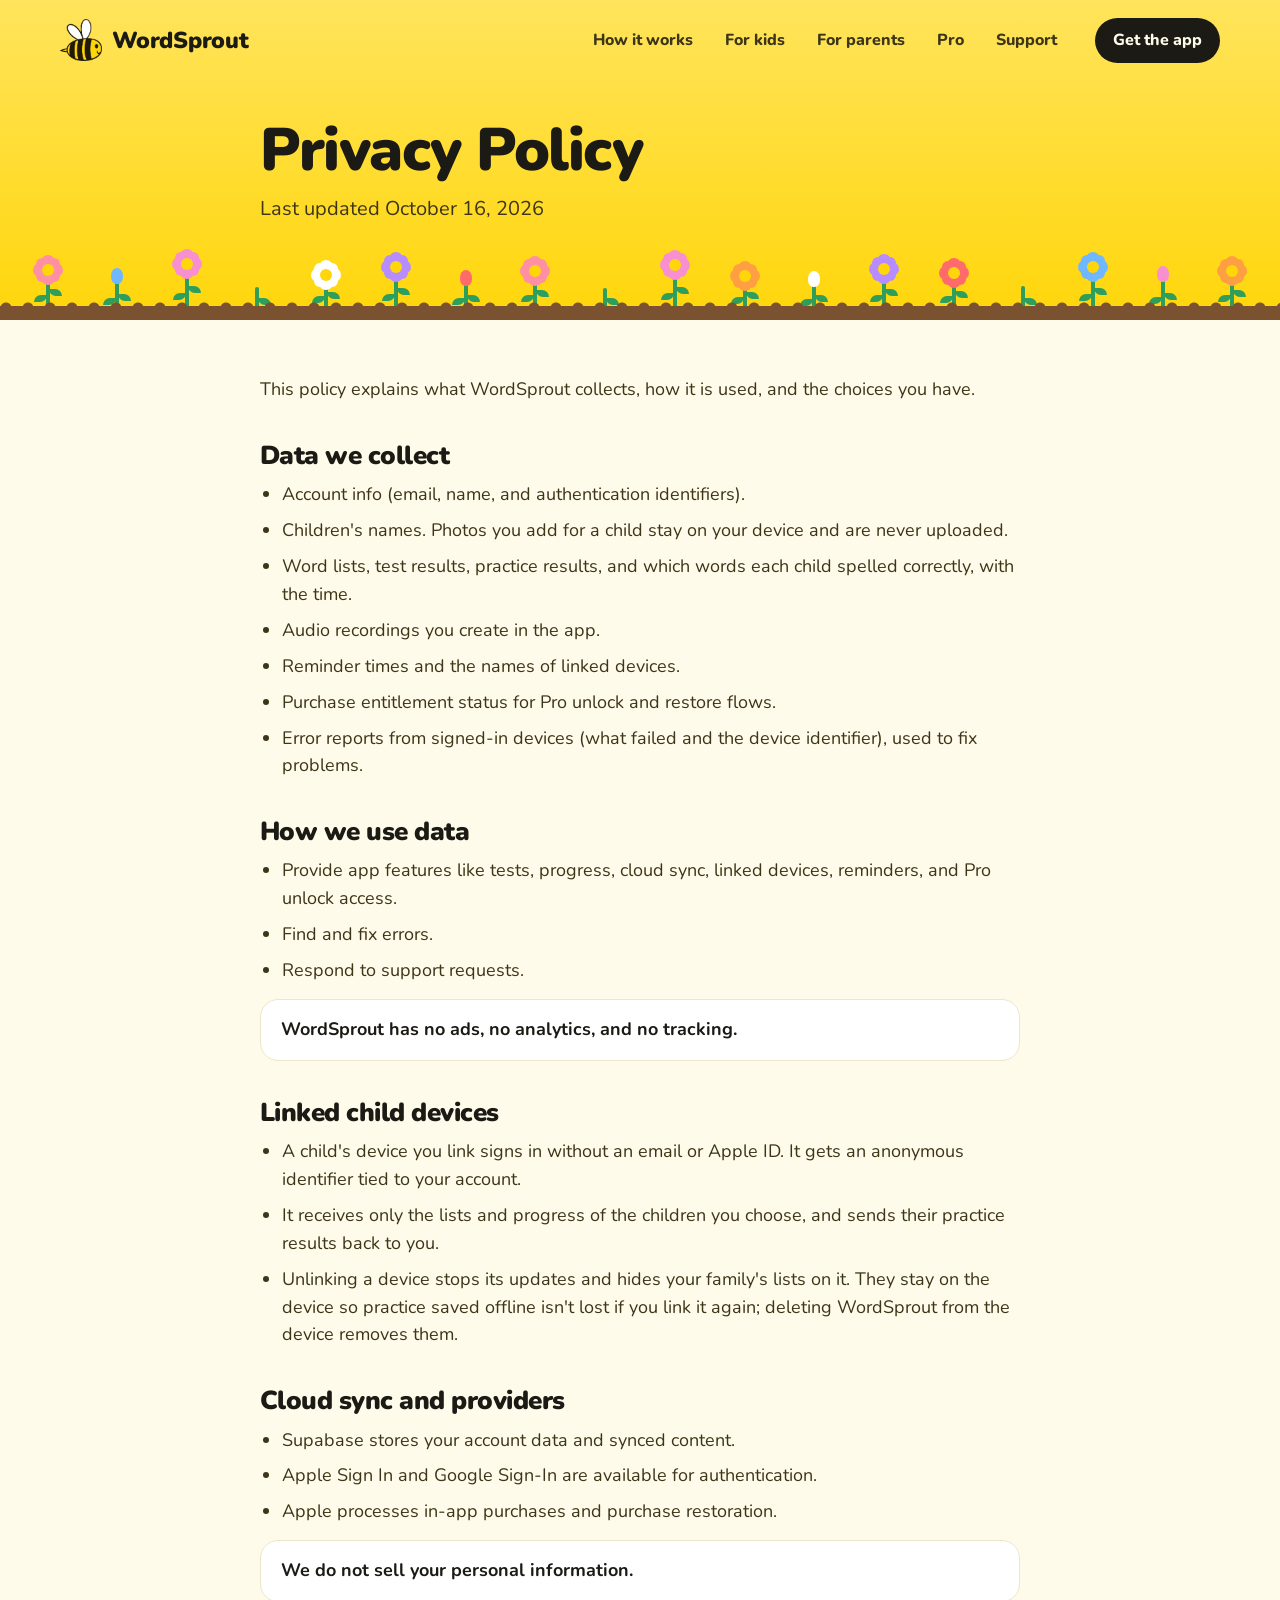
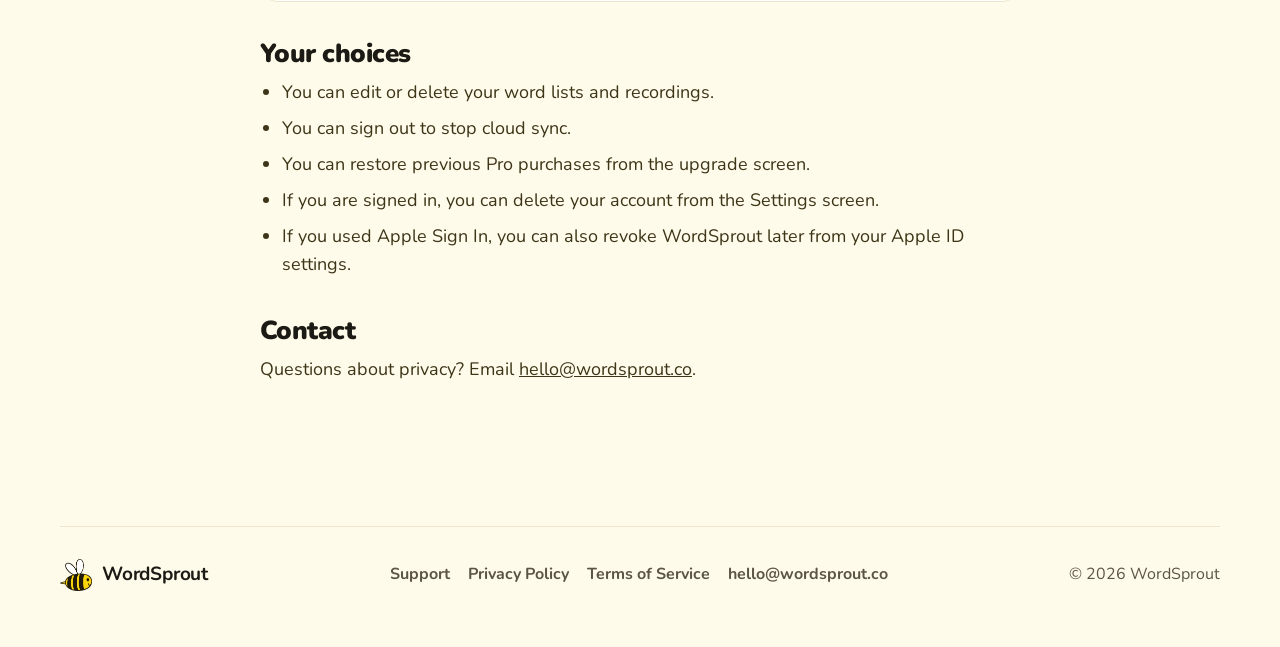
<file: privacy/index.html>
<!doctype html>
<html lang="en">
<head>
<meta charset="utf-8">
<meta name="viewport" content="width=device-width, initial-scale=1">
<title>Privacy Policy · WordSprout</title>
<meta name="description" content="What WordSprout collects, how it is used, and your choices.">
<meta name="apple-itunes-app" content="app-id=6741597283">
<meta property="og:title" content="Privacy Policy · WordSprout">
<meta property="og:description" content="What WordSprout collects, how it is used, and your choices.">
<meta property="og:image" content="https://wordsprout.co/img/og.jpg">
<meta property="og:url" content="https://wordsprout.co/privacy/">
<meta name="twitter:card" content="summary_large_image">
<meta name="theme-color" content="#FFD60A">
<meta name="color-scheme" content="light">
<link rel="icon" type="image/png" href="/favicon.png">
<link rel="apple-touch-icon" href="/apple-touch-icon.png">
<link rel="preconnect" href="https://fonts.googleapis.com">
<link rel="preconnect" href="https://fonts.gstatic.com" crossorigin>
<link href="https://fonts.googleapis.com/css2?family=Nunito:wght@400;700;800;900&display=swap" rel="stylesheet">
<link rel="stylesheet" href="/styles.css">
<script>document.documentElement.classList.add('js')</script>
</head>
<body>
<div class="ws">
<a class="skip" href="#main">Skip to content</a>
<header class="hdr"><div class="wrap hdr-in">
  <a class="brand" href="/"><img src="/img/bee.png" alt="" width="42" height="42">WordSprout</a>
  <nav class="nav" aria-label="Main"><a href="/#how">How it works</a><a href="/#kids">For kids</a><a href="/#parents">For parents</a><a href="/#pro">Pro</a><a href="/support/">Support</a></nav>
  <a class="btn btn-sm" href="https://apps.apple.com/us/app/wordsprout-spelling-practice/id6741597283">Get the app</a>
</div></header>
<main id="main">

<section class="ihero" aria-labelledby="page-title"><div class="wrap narrow">
  <h1 id="page-title">Privacy Policy</h1>
  <p>Last updated October 16, 2026</p>
</div><div class="meadow grow" aria-hidden="true"><div class="meadow-row"><span class="fl" style="--c: #FF8FA3; --h: 39px; --d: 0.15s;"><i class="stem"></i><i class="bloom"></i></span><span class="fl bud" style="--c: #6FB7FF; --h: 30px; --d: 0.64s;"><i class="stem"></i><i class="bloom"></i></span><span class="fl" style="--c: #F78FD0; --h: 45px; --d: 1.13s;"><i class="stem"></i><i class="bloom"></i></span><span class="fl sprout" style="--c: #FF9F43; --h: 21px; --d: 0.36s;"><i class="stem"></i><i class="bloom"></i></span><span class="fl" style="--c: #FFFFFF; --h: 34px; --d: 0.85s;"><i class="stem"></i><i class="bloom"></i></span><span class="fl" style="--c: #B78CFF; --h: 42px; --d: 1.34s;"><i class="stem"></i><i class="bloom"></i></span><span class="fl bud" style="--c: #FF6B6B; --h: 28px; --d: 0.57s;"><i class="stem"></i><i class="bloom"></i></span><span class="fl" style="--c: #FF8FA3; --h: 38px; --d: 1.06s;"><i class="stem"></i><i class="bloom"></i></span><span class="fl sprout" style="--c: #6FB7FF; --h: 20px; --d: 0.29s;"><i class="stem"></i><i class="bloom"></i></span><span class="fl" style="--c: #F78FD0; --h: 44px; --d: 0.78s;"><i class="stem"></i><i class="bloom"></i></span><span class="fl" style="--c: #FF9F43; --h: 33px; --d: 1.27s;"><i class="stem"></i><i class="bloom"></i></span><span class="fl bud" style="--c: #FFFFFF; --h: 27px; --d: 0.50s;"><i class="stem"></i><i class="bloom"></i></span><span class="fl" style="--c: #B78CFF; --h: 40px; --d: 0.99s;"><i class="stem"></i><i class="bloom"></i></span><span class="fl" style="--c: #FF6B6B; --h: 36px; --d: 0.22s;"><i class="stem"></i><i class="bloom"></i></span><span class="fl sprout" style="--c: #FF8FA3; --h: 22px; --d: 0.71s;"><i class="stem"></i><i class="bloom"></i></span><span class="fl" style="--c: #6FB7FF; --h: 42px; --d: 1.20s;"><i class="stem"></i><i class="bloom"></i></span><span class="fl bud" style="--c: #F78FD0; --h: 32px; --d: 0.43s;"><i class="stem"></i><i class="bloom"></i></span><span class="fl" style="--c: #FF9F43; --h: 38px; --d: 0.92s;"><i class="stem"></i><i class="bloom"></i></span></div><div class="soil"></div></div></section>
<article class="doc"><div class="wrap">
  <p>This policy explains what WordSprout collects, how it is used, and the choices you have.</p>
  <h2>Data we collect</h2>
  <ul><li>Account info (email, name, and authentication identifiers).</li><li>Children's names. Photos you add for a child stay on your device and are never uploaded.</li><li>Word lists, test results, practice results, and which words each child spelled correctly, with the time.</li><li>Audio recordings you create in the app.</li><li>Reminder times and the names of linked devices.</li><li>Purchase entitlement status for Pro unlock and restore flows.</li><li>Error reports from signed-in devices (what failed and the device identifier), used to fix problems.</li></ul>
  <h2>How we use data</h2>
  <ul><li>Provide app features like tests, progress, cloud sync, linked devices, reminders, and Pro unlock access.</li><li>Find and fix errors.</li><li>Respond to support requests.</li></ul>
  <p class="callout">WordSprout has no ads, no analytics, and no tracking.</p>
  <h2>Linked child devices</h2>
  <ul><li>A child's device you link signs in without an email or Apple ID. It gets an anonymous identifier tied to your account.</li><li>It receives only the lists and progress of the children you choose, and sends their practice results back to you.</li><li>Unlinking a device stops its updates and hides your family's lists on it. They stay on the device so practice saved offline isn't lost if you link it again; deleting WordSprout from the device removes them.</li></ul>
  <h2>Cloud sync and providers</h2>
  <ul><li>Supabase stores your account data and synced content.</li><li>Apple Sign In and Google Sign-In are available for authentication.</li><li>Apple processes in-app purchases and purchase restoration.</li></ul>
  <p class="callout">We do not sell your personal information.</p>
  <h2>Your choices</h2>
  <ul><li>You can edit or delete your word lists and recordings.</li><li>You can sign out to stop cloud sync.</li><li>You can restore previous Pro purchases from the upgrade screen.</li><li>If you are signed in, you can delete your account from the Settings screen.</li><li>If you used Apple Sign In, you can also revoke WordSprout later from your Apple ID settings.</li></ul>
  <h2>Contact</h2>
  <p>Questions about privacy? Email <a href="mailto:hello@wordsprout.co">hello@wordsprout.co</a>.</p>
</div></article>

</main>
<footer class="ftr"><div class="wrap ftr-in">
  <a class="brand" href="/"><img src="/img/bee.png" alt="" width="32" height="32">WordSprout</a>
  <nav aria-label="Footer"><a href="/support/">Support</a><a href="/privacy/">Privacy Policy</a><a href="/terms/">Terms of Service</a><a href="mailto:hello@wordsprout.co">hello@wordsprout.co</a></nav>
  <span>© 2026 WordSprout</span>
</div></footer>
</div>
<script>
(function () {
  var els = document.querySelectorAll('.reveal');
  if (!('IntersectionObserver' in window)) { els.forEach(function (el) { el.classList.add('in'); }); return; }
  var io = new IntersectionObserver(function (entries) {
    entries.forEach(function (e) { if (e.isIntersecting) { e.target.classList.add('in'); io.unobserve(e.target); } });
  }, { rootMargin: '0px 0px -8% 0px' });
  els.forEach(function (el) { io.observe(el); });
})();
</script>
</body>
</html>
</file>
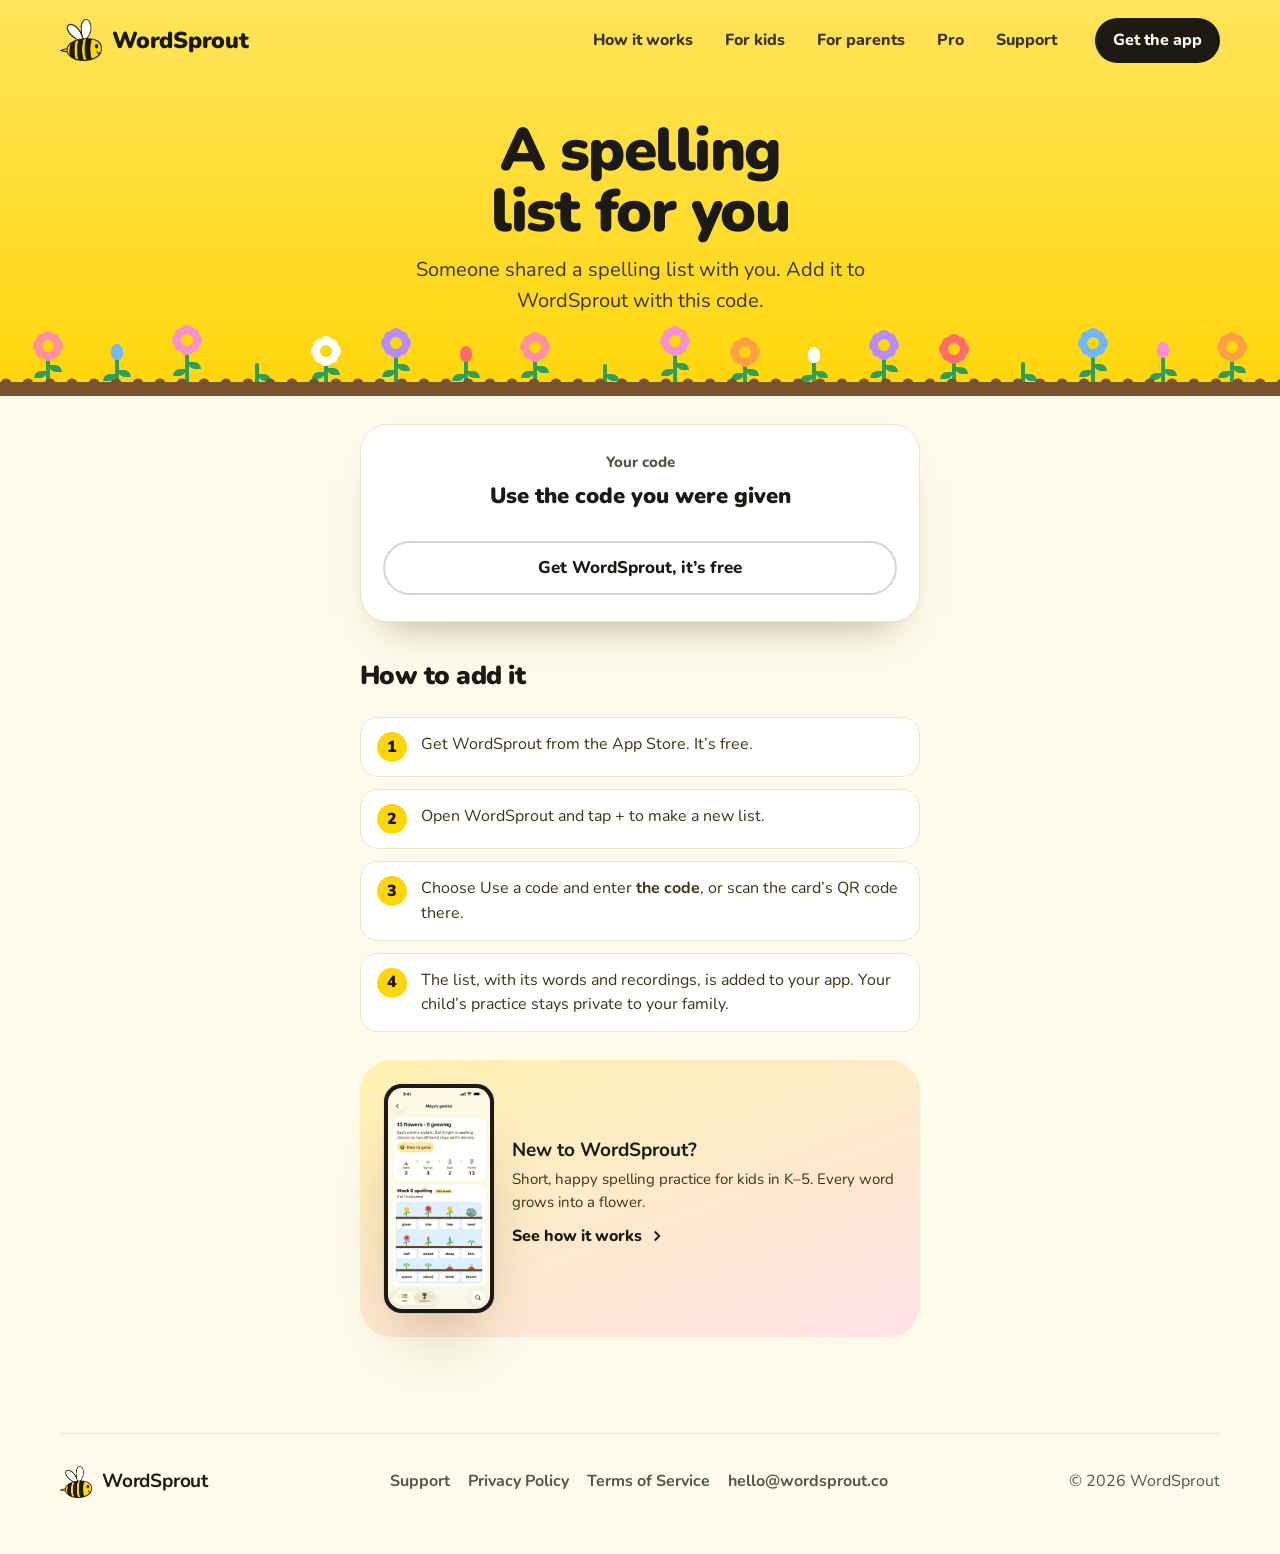
<file: s/index.html>
<!doctype html>
<html lang="en">
<head>
<meta charset="utf-8">
<meta name="viewport" content="width=device-width, initial-scale=1">
<title>A spelling list for you · WordSprout</title>
<meta name="description" content="Add this week’s spelling words to WordSprout with a code.">
<meta name="apple-itunes-app" content="app-id=6741597283">
<meta property="og:title" content="A spelling list for you · WordSprout">
<meta property="og:description" content="Add this week’s spelling words to WordSprout with a code.">
<meta property="og:image" content="https://wordsprout.co/img/og.jpg">
<meta property="og:url" content="https://wordsprout.co/s/">
<meta name="twitter:card" content="summary_large_image">
<meta name="theme-color" content="#FFD60A">
<meta name="color-scheme" content="light">
<meta name="robots" content="noindex">
<link rel="icon" type="image/png" href="/favicon.png">
<link rel="apple-touch-icon" href="/apple-touch-icon.png">
<link rel="preconnect" href="https://fonts.googleapis.com">
<link rel="preconnect" href="https://fonts.gstatic.com" crossorigin>
<link href="https://fonts.googleapis.com/css2?family=Nunito:wght@400;700;800;900&display=swap" rel="stylesheet">
<link rel="stylesheet" href="/styles.css">
<style>
/* This page only: one narrow column, the code card, and the steps */
.share { width: min(560px, 100% - 32px); margin-inline: auto; }
.ihero .share { text-align: center; }
.ihero .share p { margin-inline: auto; }
.share-card [hidden] { display: none; }
.share-card .code-big:not(.has-code) { font-size: 22px; letter-spacing: 0; }
.share h2 { font-size: 26px; margin: 40px 0 0; }
.share .new-here { padding: 24px; display: flex; gap: 18px; align-items: center; margin-bottom: 48px; }
.share .new-here .phone { --w: 110px; flex: none; }
.share .new-here b { display: block; font-size: 19px; line-height: 1.2; margin-bottom: 6px; }
.share .new-here p { font-size: 15px; color: #3D3518; }
</style>
<script>document.documentElement.classList.add('js')</script>
</head>
<body>
<div class="ws">
<a class="skip" href="#main">Skip to content</a>
<header class="hdr"><div class="wrap hdr-in">
  <a class="brand" href="/"><img src="/img/bee.png" alt="" width="42" height="42">WordSprout</a>
  <nav class="nav" aria-label="Main"><a href="/#how">How it works</a><a href="/#kids">For kids</a><a href="/#parents">For parents</a><a href="/#pro">Pro</a><a href="/support/">Support</a></nav>
  <a class="btn btn-sm" href="https://apps.apple.com/app/id6741597283">Get the app</a>
</div></header>
<main id="main">

<section class="ihero" style="padding-bottom: 80px;" aria-labelledby="page-title"><div class="share">
  <h1 id="page-title">A spelling list for you</h1>
  <p id="intro">Someone shared a spelling list with you. Add it to WordSprout with this code.</p>
</div><div class="meadow grow" aria-hidden="true"><div class="meadow-row"><span class="fl" style="--c: #FF8FA3; --h: 39px; --d: 0.15s;"><i class="stem"></i><i class="bloom"></i></span><span class="fl bud" style="--c: #6FB7FF; --h: 30px; --d: 0.64s;"><i class="stem"></i><i class="bloom"></i></span><span class="fl" style="--c: #F78FD0; --h: 45px; --d: 1.13s;"><i class="stem"></i><i class="bloom"></i></span><span class="fl sprout" style="--c: #FF9F43; --h: 21px; --d: 0.36s;"><i class="stem"></i><i class="bloom"></i></span><span class="fl" style="--c: #FFFFFF; --h: 34px; --d: 0.85s;"><i class="stem"></i><i class="bloom"></i></span><span class="fl" style="--c: #B78CFF; --h: 42px; --d: 1.34s;"><i class="stem"></i><i class="bloom"></i></span><span class="fl bud" style="--c: #FF6B6B; --h: 28px; --d: 0.57s;"><i class="stem"></i><i class="bloom"></i></span><span class="fl" style="--c: #FF8FA3; --h: 38px; --d: 1.06s;"><i class="stem"></i><i class="bloom"></i></span><span class="fl sprout" style="--c: #6FB7FF; --h: 20px; --d: 0.29s;"><i class="stem"></i><i class="bloom"></i></span><span class="fl" style="--c: #F78FD0; --h: 44px; --d: 0.78s;"><i class="stem"></i><i class="bloom"></i></span><span class="fl" style="--c: #FF9F43; --h: 33px; --d: 1.27s;"><i class="stem"></i><i class="bloom"></i></span><span class="fl bud" style="--c: #FFFFFF; --h: 27px; --d: 0.50s;"><i class="stem"></i><i class="bloom"></i></span><span class="fl" style="--c: #B78CFF; --h: 40px; --d: 0.99s;"><i class="stem"></i><i class="bloom"></i></span><span class="fl" style="--c: #FF6B6B; --h: 36px; --d: 0.22s;"><i class="stem"></i><i class="bloom"></i></span><span class="fl sprout" style="--c: #FF8FA3; --h: 22px; --d: 0.71s;"><i class="stem"></i><i class="bloom"></i></span><span class="fl" style="--c: #6FB7FF; --h: 42px; --d: 1.20s;"><i class="stem"></i><i class="bloom"></i></span><span class="fl bud" style="--c: #F78FD0; --h: 32px; --d: 0.43s;"><i class="stem"></i><i class="bloom"></i></span><span class="fl" style="--c: #FF9F43; --h: 38px; --d: 0.92s;"><i class="stem"></i><i class="bloom"></i></span></div><div class="soil"></div></div></section>

<div class="share">
  <div class="share-card">
    <p style="font-weight: 800; color: #5B5546; font-size: 15px;">Your code</p>
    <p class="code-big" id="code" aria-live="polite">Use the code you were given</p>
    <a class="btn" id="open" href="#" hidden>Open in WordSprout</a>
    <a class="btn btn-ghost" href="https://apps.apple.com/app/id6741597283">Get WordSprout, it’s free</a>
  </div>
  <h2>How to add it</h2>
  <ol class="share-steps">
    <li>Get WordSprout from the App Store. It’s free.</li>
    <li>Open WordSprout and tap + to make a new list.</li>
    <li><span>Choose Use a code and enter <strong id="code-inline" style="white-space: nowrap;">the code</strong>, or scan the card’s QR code there.</span></li>
    <li>The list, with its words and recordings, is added to your app. Your child’s practice stays private to your family.</li>
  </ol>
  <div class="mode kid new-here">
    <div class="phone"><picture><source srcset="/img/app/garden.webp" type="image/webp"><img src="/img/app/garden.jpg" alt="A child’s garden where each learned word blooms" width="600" height="1290" loading="lazy"></picture></div>
    <div><b>New to WordSprout?</b><p>Short, happy spelling practice for kids in K–5. Every word grows into a flower.</p><a class="link-arrow" href="/" style="font-size: 16px;">See how it works<svg viewBox="0 0 24 24" aria-hidden="true"><path d="M9 6l6 6-6 6"/></svg></a></div>
  </div>
</div>

</main>
<footer class="ftr"><div class="wrap ftr-in">
  <a class="brand" href="/"><img src="/img/bee.png" alt="" width="32" height="32">WordSprout</a>
  <nav aria-label="Footer"><a href="/support/">Support</a><a href="/privacy/">Privacy Policy</a><a href="/terms/">Terms of Service</a><a href="mailto:hello@wordsprout.co">hello@wordsprout.co</a></nav>
  <span>© 2026 WordSprout</span>
</div></footer>
</div>
<script>
(function () {
  // Codes use letters and digits without look-alikes (no I, O, 0 or 1), 6 to 8 characters.
  var raw = new URLSearchParams(location.search).get('code') || '';
  var code = raw.toUpperCase().replace(/[^A-HJ-NP-Z2-9]/g, '');
  if (code.length < 6 || code.length > 8) return;
  var spaced = code.length === 6 ? code.slice(0, 3) + ' ' + code.slice(3) : code;
  document.getElementById('code').textContent = spaced;
  document.getElementById('code').classList.add('has-code');
  document.getElementById('code-inline').textContent = spaced;
  document.title = 'Code ' + spaced + ' · WordSprout';
  if (/iPhone|iPad|iPod/.test(navigator.userAgent) || (navigator.platform === 'MacIntel' && navigator.maxTouchPoints > 1)) {
    var open = document.getElementById('open');
    open.href = 'wordsprout://code?code=' + encodeURIComponent(code);
    open.hidden = false;
  }
})();
</script>
</body>
</html>
</file>
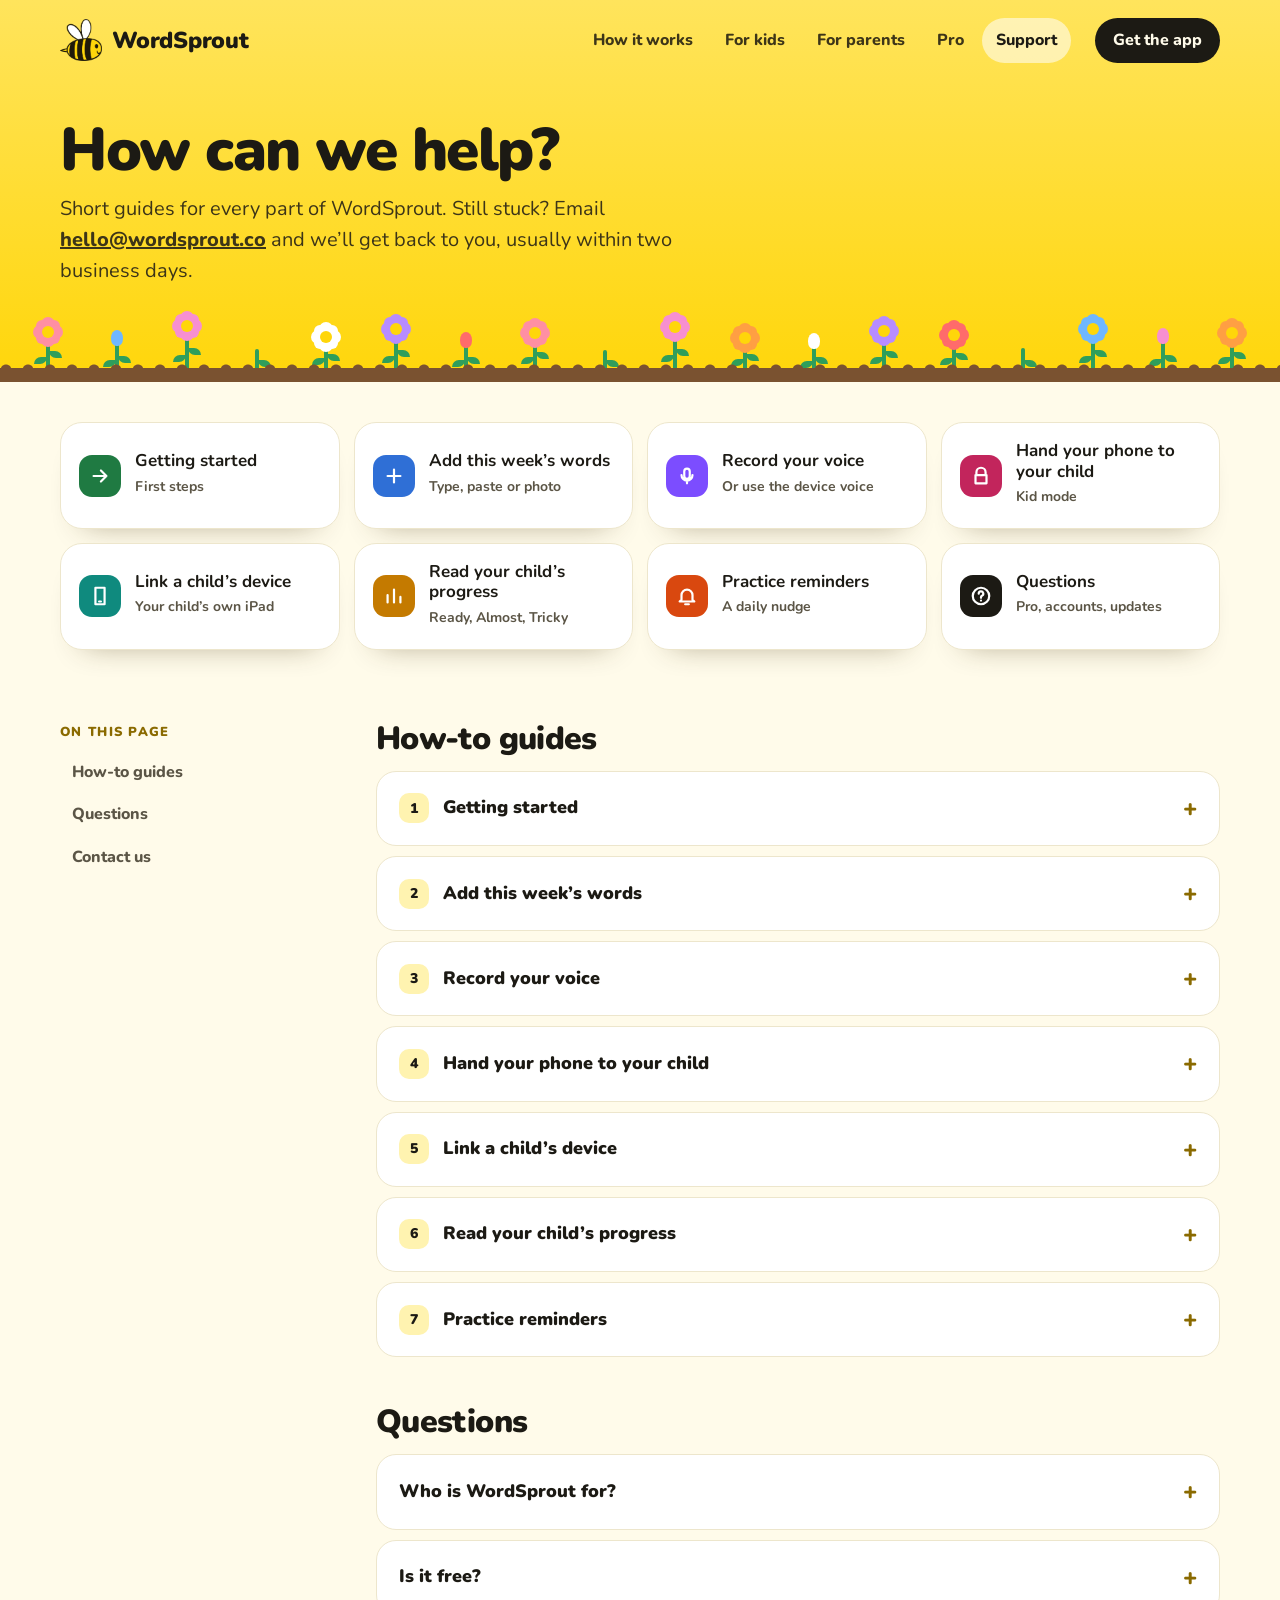
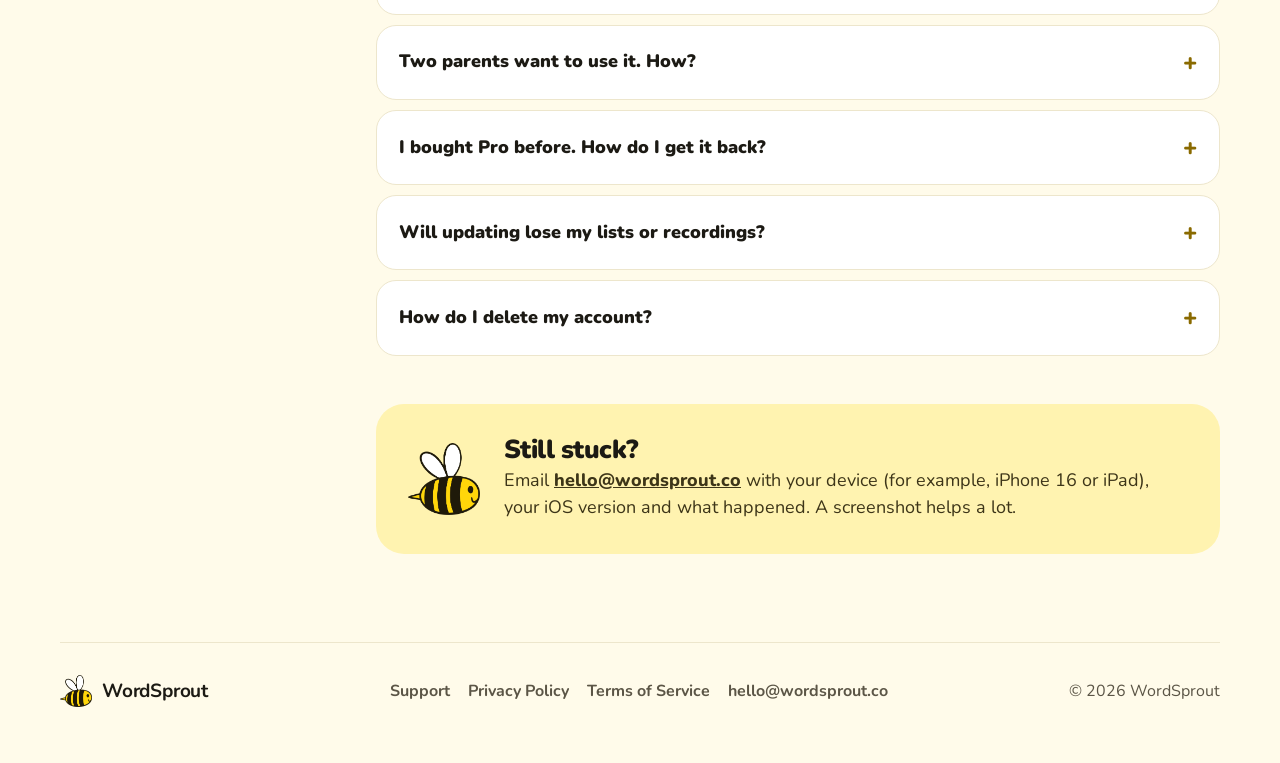
<file: support/index.html>
<!doctype html>
<html lang="en">
<head>
<meta charset="utf-8">
<meta name="viewport" content="width=device-width, initial-scale=1">
<title>Support · WordSprout</title>
<meta name="description" content="How-to guides, answers and contact for WordSprout.">
<meta name="apple-itunes-app" content="app-id=6741597283">
<meta property="og:title" content="Support · WordSprout">
<meta property="og:description" content="How-to guides, answers and contact for WordSprout.">
<meta property="og:image" content="https://wordsprout.co/img/og.jpg">
<meta property="og:url" content="https://wordsprout.co/support/">
<meta name="twitter:card" content="summary_large_image">
<meta name="theme-color" content="#FFD60A">
<meta name="color-scheme" content="light">
<link rel="icon" type="image/png" href="/favicon.png">
<link rel="apple-touch-icon" href="/apple-touch-icon.png">
<link rel="preconnect" href="https://fonts.googleapis.com">
<link rel="preconnect" href="https://fonts.gstatic.com" crossorigin>
<link href="https://fonts.googleapis.com/css2?family=Nunito:wght@400;700;800;900&display=swap" rel="stylesheet">
<link rel="stylesheet" href="/styles.css">
<script>document.documentElement.classList.add('js')</script>
</head>
<body>
<div class="ws">
<a class="skip" href="#main">Skip to content</a>
<header class="hdr"><div class="wrap hdr-in">
  <a class="brand" href="/"><img src="/img/bee.png" alt="" width="42" height="42">WordSprout</a>
  <nav class="nav" aria-label="Main"><a href="/#how">How it works</a><a href="/#kids">For kids</a><a href="/#parents">For parents</a><a href="/#pro">Pro</a><a href="/support/" aria-current="page">Support</a></nav>
  <a class="btn btn-sm" href="https://apps.apple.com/us/app/wordsprout-spelling-practice/id6741597283">Get the app</a>
</div></header>
<main id="main">

<section class="ihero" aria-labelledby="page-title"><div class="wrap">
  <h1 id="page-title">How can we help?</h1>
  <p>Short guides for every part of WordSprout. Still stuck? Email <a href="mailto:hello@wordsprout.co" style="font-weight: 800;">hello@wordsprout.co</a> and we’ll get back to you, usually within two business days.</p>
</div><div class="meadow grow" aria-hidden="true"><div class="meadow-row"><span class="fl" style="--c: #FF8FA3; --h: 39px; --d: 0.15s;"><i class="stem"></i><i class="bloom"></i></span><span class="fl bud" style="--c: #6FB7FF; --h: 30px; --d: 0.64s;"><i class="stem"></i><i class="bloom"></i></span><span class="fl" style="--c: #F78FD0; --h: 45px; --d: 1.13s;"><i class="stem"></i><i class="bloom"></i></span><span class="fl sprout" style="--c: #FF9F43; --h: 21px; --d: 0.36s;"><i class="stem"></i><i class="bloom"></i></span><span class="fl" style="--c: #FFFFFF; --h: 34px; --d: 0.85s;"><i class="stem"></i><i class="bloom"></i></span><span class="fl" style="--c: #B78CFF; --h: 42px; --d: 1.34s;"><i class="stem"></i><i class="bloom"></i></span><span class="fl bud" style="--c: #FF6B6B; --h: 28px; --d: 0.57s;"><i class="stem"></i><i class="bloom"></i></span><span class="fl" style="--c: #FF8FA3; --h: 38px; --d: 1.06s;"><i class="stem"></i><i class="bloom"></i></span><span class="fl sprout" style="--c: #6FB7FF; --h: 20px; --d: 0.29s;"><i class="stem"></i><i class="bloom"></i></span><span class="fl" style="--c: #F78FD0; --h: 44px; --d: 0.78s;"><i class="stem"></i><i class="bloom"></i></span><span class="fl" style="--c: #FF9F43; --h: 33px; --d: 1.27s;"><i class="stem"></i><i class="bloom"></i></span><span class="fl bud" style="--c: #FFFFFF; --h: 27px; --d: 0.50s;"><i class="stem"></i><i class="bloom"></i></span><span class="fl" style="--c: #B78CFF; --h: 40px; --d: 0.99s;"><i class="stem"></i><i class="bloom"></i></span><span class="fl" style="--c: #FF6B6B; --h: 36px; --d: 0.22s;"><i class="stem"></i><i class="bloom"></i></span><span class="fl sprout" style="--c: #FF8FA3; --h: 22px; --d: 0.71s;"><i class="stem"></i><i class="bloom"></i></span><span class="fl" style="--c: #6FB7FF; --h: 42px; --d: 1.20s;"><i class="stem"></i><i class="bloom"></i></span><span class="fl bud" style="--c: #F78FD0; --h: 32px; --d: 0.43s;"><i class="stem"></i><i class="bloom"></i></span><span class="fl" style="--c: #FF9F43; --h: 38px; --d: 0.92s;"><i class="stem"></i><i class="bloom"></i></span></div><div class="soil"></div></div></section>
<div class="wrap">
  <nav class="topics" aria-label="Topics"><a class="topic" href="#guide-1"><span class="ti" style="background: #1F7A42;"><svg viewBox="0 0 24 24" aria-hidden="true"><path d="M5 12h14M13 6l6 6-6 6"/></svg></span><span><b>Getting started</b><small>First steps</small></span></a><a class="topic" href="#guide-2"><span class="ti" style="background: #2F6FD6;"><svg viewBox="0 0 24 24" aria-hidden="true"><path d="M12 5v14M5 12h14"/></svg></span><span><b>Add this week’s words</b><small>Type, paste or photo</small></span></a><a class="topic" href="#guide-3"><span class="ti" style="background: #7C4DFF;"><svg viewBox="0 0 24 24" aria-hidden="true"><path d="M12 4a3 3 0 0 1 3 3v5a3 3 0 0 1-6 0V7a3 3 0 0 1 3-3zM6 11a6 6 0 0 0 12 0M12 17v3"/></svg></span><span><b>Record your voice</b><small>Or use the device voice</small></span></a><a class="topic" href="#guide-4"><span class="ti" style="background: #C2255C;"><svg viewBox="0 0 24 24" aria-hidden="true"><path d="M7 11V8a5 5 0 0 1 10 0v3M6 11h12v9H6z"/></svg></span><span><b>Hand your phone to your child</b><small>Kid mode</small></span></a><a class="topic" href="#guide-5"><span class="ti" style="background: #0F8A7E;"><svg viewBox="0 0 24 24" aria-hidden="true"><path d="M7 3h10v18H7zM11 18h2"/></svg></span><span><b>Link a child’s device</b><small>Your child’s own iPad</small></span></a><a class="topic" href="#guide-6"><span class="ti" style="background: #C47A00;"><svg viewBox="0 0 24 24" aria-hidden="true"><path d="M5 19V11M12 19V5M19 19v-6"/></svg></span><span><b>Read your child’s progress</b><small>Ready, Almost, Tricky</small></span></a><a class="topic" href="#guide-7"><span class="ti" style="background: #D9480F;"><svg viewBox="0 0 24 24" aria-hidden="true"><path d="M6 16V11a6 6 0 0 1 12 0v5l2 2H4zM10 21h4"/></svg></span><span><b>Practice reminders</b><small>A daily nudge</small></span></a><a class="topic" href="#questions"><span class="ti" style="background: #1C1A14;"><svg viewBox="0 0 24 24" aria-hidden="true"><circle cx="12" cy="12" r="9"/><path d="M9.5 9.5a2.5 2.5 0 1 1 3.5 2.3c-.6.3-1 .8-1 1.5v.7M12 17h.01"/></svg></span><span><b>Questions</b><small>Pro, accounts, updates</small></span></a></nav>
  <div class="doc2">
    <nav class="toc" aria-label="On this page">
      <p>On this page</p>
      <a href="#guides">How-to guides</a>
      <a href="#questions">Questions</a>
      <a href="#contact">Contact us</a>
    </nav>
    <div>
      <h2 id="guides">How-to guides</h2>
      <div class="acc">
        <details id="guide-1"><summary><span class="n" aria-hidden="true">1</span>Getting started</summary><ol><li>Open WordSprout and answer “Who’s practicing?”. Choose Just me or My kids.</li><li>Open Settings and add each child’s name and color.</li><li>Make a list with New list, then add this week’s spelling words.</li><li>Your newest list is this week’s list automatically. You can add a test date.</li><li>Open your child’s page and tap “Practice with” their name, then hand over the phone.</li></ol></details><details id="guide-2"><summary><span class="n" aria-hidden="true">2</span>Add this week’s words</summary><ol><li>Open your child’s list, or make a new one with New list.</li><li>To type a word, tap Add word and press Return to add the next one.</li><li>To use a list from a message or email, copy it, tap Paste a list, and check the words.</li><li>To scan paper, tap Photo, choose a picture of the spelling list, and check the words it read. Photo scanning needs WordSprout Pro.</li><li>Turn on the “This week’s list” switch to make it this week’s list, and add a test date if there is one.</li></ol></details><details id="guide-3"><summary><span class="n" aria-hidden="true">3</span>Record your voice</summary><ol><li>Open a list and open a word.</li><li>Tap Record, say the word, then tap Stop recording.</li><li>Tap Play to listen back.</li><li>To redo it, tap Record again. The new recording replaces the old one.</li><li>To remove it, tap Remove recording. The word goes back to the device voice.</li></ol></details><details id="guide-4"><summary><span class="n" aria-hidden="true">4</span>Hand your phone to your child</summary><ol><li>Kid mode is part of My family. Switch to it in Settings under How WordSprout is used.</li><li>On your child’s page, tap Practice with and their name.</li><li>Your child sees only their own lists and games, and can’t change anything.</li><li>To leave kid mode, tap Grown-ups, then use Face ID or your passcode, or answer the question.</li><li>Kid mode stays on even if the app closes, until a grown-up unlocks it.</li></ol></details><details id="guide-5"><summary><span class="n" aria-hidden="true">5</span>Link a child’s device</summary><ol><li>Sign in to your account on your phone. Linking devices needs WordSprout Pro.</li><li>Open Settings, tap Linked devices, then tap Link a device.</li><li>Choose which children use that device.</li><li>On the child’s device, open WordSprout, choose “This is my kid’s device”, and scan the code on your phone.</li><li>Their lists and recordings appear there. To rename or remove a device, open it in Linked devices.</li></ol></details><details id="guide-6"><summary><span class="n" aria-hidden="true">6</span>Read your child’s progress</summary><ol><li>Your home screen shows a card for each child with Ready, Almost and Tricky counts.</li><li>Ready means your child spelled the word correctly, with no hints, on two different days.</li><li>Almost means one day of correct spelling checks. Tricky words are the ones they missed most recently, and they are named on the card.</li><li>Learning means your child has practiced the word in games but hasn’t spelled it on their own yet. Each practice session ends with Spell it, a short check with no hints.</li><li>With a test date set, you also see whether they are ready for the test.</li></ol></details><details id="guide-7"><summary><span class="n" aria-hidden="true">7</span>Practice reminders</summary><ol><li>Open Settings and tap your child’s name. In Just me, the reminder is in Settings itself.</li><li>Turn on Remind each day.</li><li>Pick the time that suits your family.</li><li>The reminder shows on every device linked to that child. Turn on “Also remind me on this phone” to get it too.</li><li>If nothing arrives, allow notifications for WordSprout in your device settings.</li></ol></details>
      </div>
      <h2 id="questions">Questions</h2>
      <div class="acc">
        <details><summary>Who is WordSprout for?</summary><p>Kids in kindergarten through 5th grade practicing their weekly spelling and sight words, and the grown-ups who help them. It works for any word list, so adults can use Just me for their own words too.</p></details><details><summary>Is it free?</summary><p>Yes. Lists, games, tests, recordings, kid mode, reminders and progress are free. WordSprout Pro is a one-time purchase that adds linked child devices, cloud sync, sharing lists with a code and photo scanning.</p></details><details><summary>Two parents want to use it. How?</summary><p>Sign in to the same WordSprout account on both phones. Lists, recordings, progress and this week’s list stay in sync.</p></details><details><summary>I bought Pro before. How do I get it back?</summary><p>Open Settings and tap Restore Purchases, signed in with the same Apple ID you used to buy it.</p></details><details><summary>Will updating lose my lists or recordings?</summary><p>No. Updating keeps your lists, recordings, learners and past results. Results from before 3.0 stay in your history; words earn Learned again with two correct days.</p></details><details><summary>How do I delete my account?</summary><p>Open Settings, sign in if needed, and choose Delete account. This removes your account and synced data. Lists stored only on your device stay until you delete them or the app.</p></details>
      </div>
      <div class="contact" id="contact">
        <img src="/img/bee.png" alt="" width="72" height="72" loading="lazy">
        <div><h2>Still stuck?</h2><p>Email <a href="mailto:hello@wordsprout.co" style="font-weight: 800;">hello@wordsprout.co</a> with your device (for example, iPhone 16 or iPad), your iOS version and what happened. A screenshot helps a lot.</p></div>
      </div>
    </div>
  </div>
</div>
<script>
(function () {
  function open() { var el = location.hash && document.getElementById(location.hash.slice(1)); if (el && el.tagName === 'DETAILS') el.open = true; }
  window.addEventListener('hashchange', open); open();
})();
</script>

</main>
<footer class="ftr"><div class="wrap ftr-in">
  <a class="brand" href="/"><img src="/img/bee.png" alt="" width="32" height="32">WordSprout</a>
  <nav aria-label="Footer"><a href="/support/">Support</a><a href="/privacy/">Privacy Policy</a><a href="/terms/">Terms of Service</a><a href="mailto:hello@wordsprout.co">hello@wordsprout.co</a></nav>
  <span>© 2026 WordSprout</span>
</div></footer>
</div>
<script>
(function () {
  var els = document.querySelectorAll('.reveal');
  if (!('IntersectionObserver' in window)) { els.forEach(function (el) { el.classList.add('in'); }); return; }
  var io = new IntersectionObserver(function (entries) {
    entries.forEach(function (e) { if (e.isIntersecting) { e.target.classList.add('in'); io.unobserve(e.target); } });
  }, { rootMargin: '0px 0px -8% 0px' });
  els.forEach(function (el) { io.observe(el); });
})();
</script>
</body>
</html>
</file>
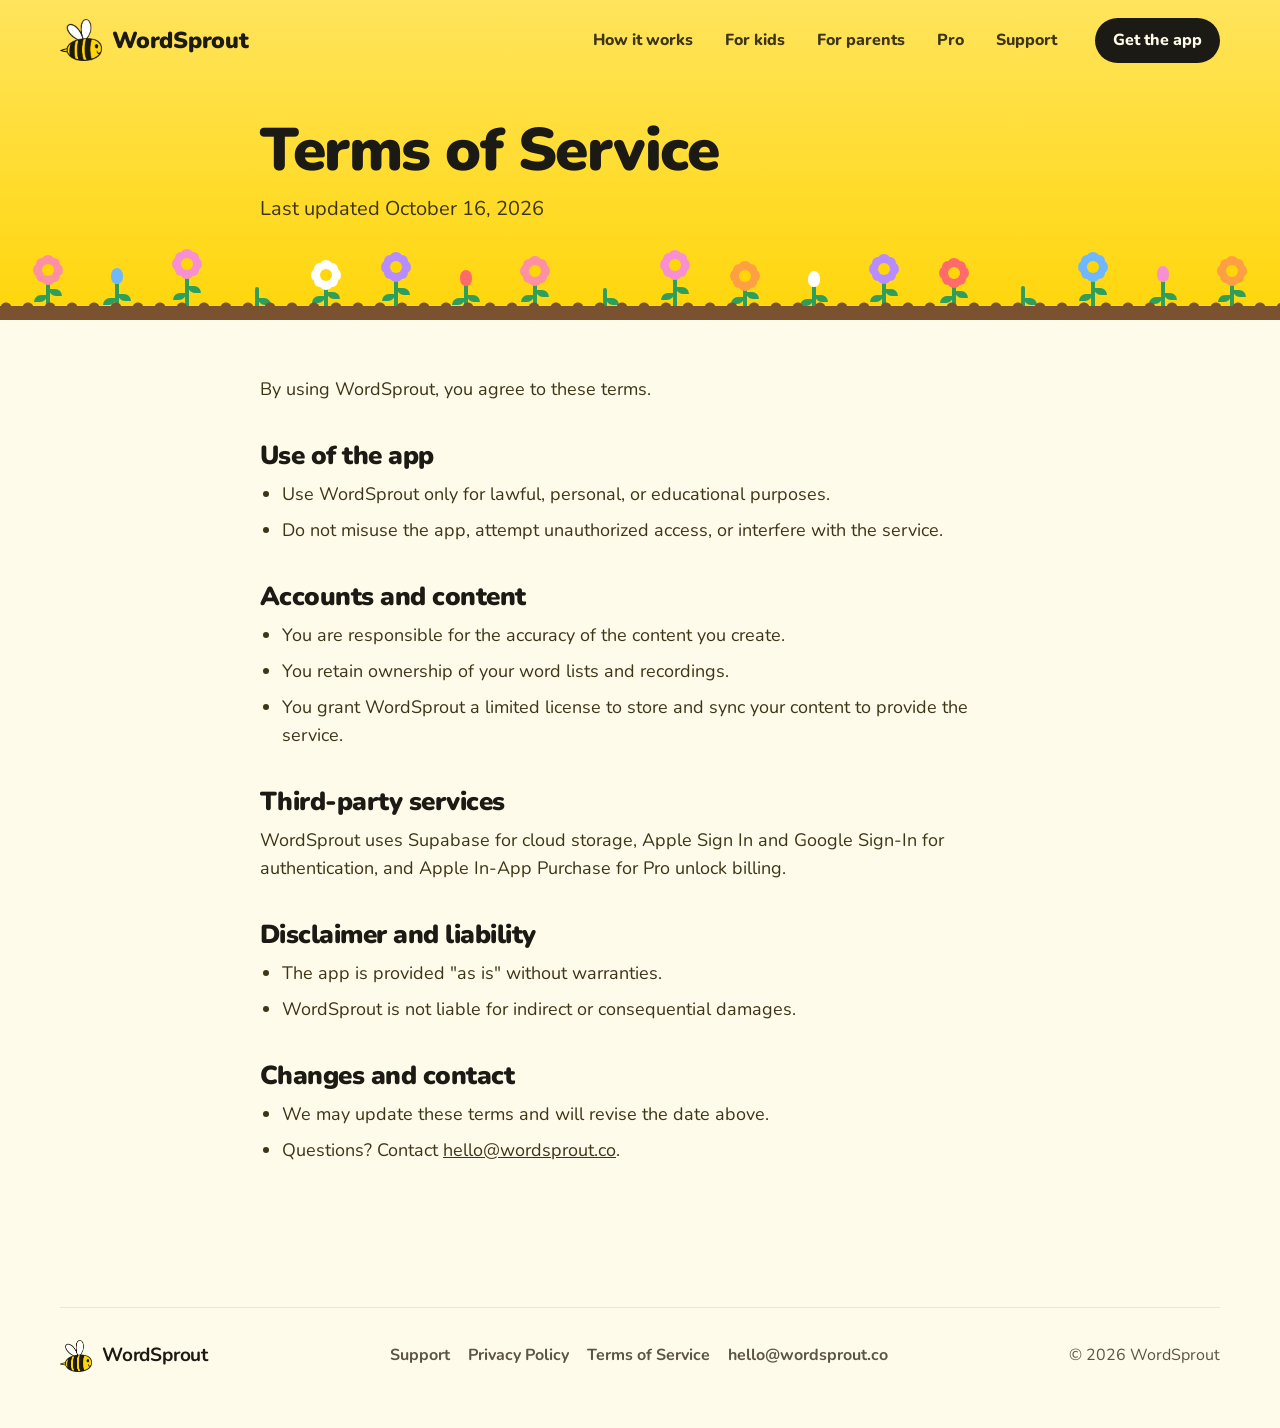
<file: terms/index.html>
<!doctype html>
<html lang="en">
<head>
<meta charset="utf-8">
<meta name="viewport" content="width=device-width, initial-scale=1">
<title>Terms of Service · WordSprout</title>
<meta name="description" content="The terms for using WordSprout.">
<meta name="apple-itunes-app" content="app-id=6741597283">
<meta property="og:title" content="Terms of Service · WordSprout">
<meta property="og:description" content="The terms for using WordSprout.">
<meta property="og:image" content="https://wordsprout.co/img/og.jpg">
<meta property="og:url" content="https://wordsprout.co/terms/">
<meta name="twitter:card" content="summary_large_image">
<meta name="theme-color" content="#FFD60A">
<meta name="color-scheme" content="light">
<link rel="icon" type="image/png" href="/favicon.png">
<link rel="apple-touch-icon" href="/apple-touch-icon.png">
<link rel="preconnect" href="https://fonts.googleapis.com">
<link rel="preconnect" href="https://fonts.gstatic.com" crossorigin>
<link href="https://fonts.googleapis.com/css2?family=Nunito:wght@400;700;800;900&display=swap" rel="stylesheet">
<link rel="stylesheet" href="/styles.css">
<script>document.documentElement.classList.add('js')</script>
</head>
<body>
<div class="ws">
<a class="skip" href="#main">Skip to content</a>
<header class="hdr"><div class="wrap hdr-in">
  <a class="brand" href="/"><img src="/img/bee.png" alt="" width="42" height="42">WordSprout</a>
  <nav class="nav" aria-label="Main"><a href="/#how">How it works</a><a href="/#kids">For kids</a><a href="/#parents">For parents</a><a href="/#pro">Pro</a><a href="/support/">Support</a></nav>
  <a class="btn btn-sm" href="https://apps.apple.com/us/app/wordsprout-spelling-practice/id6741597283">Get the app</a>
</div></header>
<main id="main">

<section class="ihero" aria-labelledby="page-title"><div class="wrap narrow">
  <h1 id="page-title">Terms of Service</h1>
  <p>Last updated October 16, 2026</p>
</div><div class="meadow grow" aria-hidden="true"><div class="meadow-row"><span class="fl" style="--c: #FF8FA3; --h: 39px; --d: 0.15s;"><i class="stem"></i><i class="bloom"></i></span><span class="fl bud" style="--c: #6FB7FF; --h: 30px; --d: 0.64s;"><i class="stem"></i><i class="bloom"></i></span><span class="fl" style="--c: #F78FD0; --h: 45px; --d: 1.13s;"><i class="stem"></i><i class="bloom"></i></span><span class="fl sprout" style="--c: #FF9F43; --h: 21px; --d: 0.36s;"><i class="stem"></i><i class="bloom"></i></span><span class="fl" style="--c: #FFFFFF; --h: 34px; --d: 0.85s;"><i class="stem"></i><i class="bloom"></i></span><span class="fl" style="--c: #B78CFF; --h: 42px; --d: 1.34s;"><i class="stem"></i><i class="bloom"></i></span><span class="fl bud" style="--c: #FF6B6B; --h: 28px; --d: 0.57s;"><i class="stem"></i><i class="bloom"></i></span><span class="fl" style="--c: #FF8FA3; --h: 38px; --d: 1.06s;"><i class="stem"></i><i class="bloom"></i></span><span class="fl sprout" style="--c: #6FB7FF; --h: 20px; --d: 0.29s;"><i class="stem"></i><i class="bloom"></i></span><span class="fl" style="--c: #F78FD0; --h: 44px; --d: 0.78s;"><i class="stem"></i><i class="bloom"></i></span><span class="fl" style="--c: #FF9F43; --h: 33px; --d: 1.27s;"><i class="stem"></i><i class="bloom"></i></span><span class="fl bud" style="--c: #FFFFFF; --h: 27px; --d: 0.50s;"><i class="stem"></i><i class="bloom"></i></span><span class="fl" style="--c: #B78CFF; --h: 40px; --d: 0.99s;"><i class="stem"></i><i class="bloom"></i></span><span class="fl" style="--c: #FF6B6B; --h: 36px; --d: 0.22s;"><i class="stem"></i><i class="bloom"></i></span><span class="fl sprout" style="--c: #FF8FA3; --h: 22px; --d: 0.71s;"><i class="stem"></i><i class="bloom"></i></span><span class="fl" style="--c: #6FB7FF; --h: 42px; --d: 1.20s;"><i class="stem"></i><i class="bloom"></i></span><span class="fl bud" style="--c: #F78FD0; --h: 32px; --d: 0.43s;"><i class="stem"></i><i class="bloom"></i></span><span class="fl" style="--c: #FF9F43; --h: 38px; --d: 0.92s;"><i class="stem"></i><i class="bloom"></i></span></div><div class="soil"></div></div></section>
<article class="doc"><div class="wrap">
  <p>By using WordSprout, you agree to these terms.</p>
  <h2>Use of the app</h2>
  <ul><li>Use WordSprout only for lawful, personal, or educational purposes.</li><li>Do not misuse the app, attempt unauthorized access, or interfere with the service.</li></ul>
  <h2>Accounts and content</h2>
  <ul><li>You are responsible for the accuracy of the content you create.</li><li>You retain ownership of your word lists and recordings.</li><li>You grant WordSprout a limited license to store and sync your content to provide the service.</li></ul>
  <h2>Third-party services</h2>
  <p>WordSprout uses Supabase for cloud storage, Apple Sign In and Google Sign-In for authentication, and Apple In-App Purchase for Pro unlock billing.</p>
  <h2>Disclaimer and liability</h2>
  <ul><li>The app is provided "as is" without warranties.</li><li>WordSprout is not liable for indirect or consequential damages.</li></ul>
  <h2>Changes and contact</h2>
  <ul><li>We may update these terms and will revise the date above.</li><li>Questions? Contact <a href="mailto:hello@wordsprout.co">hello@wordsprout.co</a>.</li></ul>
</div></article>

</main>
<footer class="ftr"><div class="wrap ftr-in">
  <a class="brand" href="/"><img src="/img/bee.png" alt="" width="32" height="32">WordSprout</a>
  <nav aria-label="Footer"><a href="/support/">Support</a><a href="/privacy/">Privacy Policy</a><a href="/terms/">Terms of Service</a><a href="mailto:hello@wordsprout.co">hello@wordsprout.co</a></nav>
  <span>© 2026 WordSprout</span>
</div></footer>
</div>
<script>
(function () {
  var els = document.querySelectorAll('.reveal');
  if (!('IntersectionObserver' in window)) { els.forEach(function (el) { el.classList.add('in'); }); return; }
  var io = new IntersectionObserver(function (entries) {
    entries.forEach(function (e) { if (e.isIntersecting) { e.target.classList.add('in'); io.unobserve(e.target); } });
  }, { rootMargin: '0px 0px -8% 0px' });
  els.forEach(function (el) { io.observe(el); });
})();
</script>
</body>
</html>
</file>
<file: styles.css>
/* wordsprout.co, "Sunny garden". tools/build.py writes the pages; s/index.html is hand-written.
   The site is light only, like the kid side of the app. */
:root { color-scheme: light; }
html { background: #FFFBEA; }
body { margin: 0; }
@media (prefers-reduced-motion: no-preference) { html { scroll-behavior: smooth; } }
/* overflow-x: clip (not hidden) keeps position: sticky working inside */
.ws { font-family: "Nunito", ui-rounded, system-ui, -apple-system, sans-serif; color: #1C1A14; background: #FFFBEA; font-size: 18px; line-height: 1.55; -webkit-font-smoothing: antialiased; overflow-x: clip; position: relative; }
.skip { position: absolute; left: 16px; top: -60px; z-index: 20; background: #1C1A14; color: #FFFBEA !important; padding: 10px 16px; border-radius: 12px; font-weight: 800; text-decoration: none; }
.skip:focus { top: 12px; }
.ws *, .ws *::before, .ws *::after { box-sizing: border-box; }
.ws img, .ws picture { display: block; max-width: 100%; height: auto; }
.ws a { color: inherit; }
.ws [id] { scroll-margin-top: 24px; }
/* Zero-specificity reset, so section rules (.steps, .games, .checks) keep their spacing */
:where(.ws) :where(h1, h2, h3, p, ul, ol) { margin: 0; }
.wrap { width: min(1160px, 100% - 48px); margin-inline: auto; }
.ws h1, .ws h2, .ws h3 { text-wrap: balance; }
.ws p { text-wrap: pretty; }

/* Buttons */
.btn { display: inline-flex; align-items: center; gap: 10px; background: #1C1A14; color: #FFFBEA !important; text-decoration: none; font-weight: 800; border-radius: 999px; padding: 12px 22px; min-height: 48px; font-size: 17px; border: 0; }
.btn svg { width: 22px; height: 22px; fill: currentColor; flex: none; }
.btn-sm { min-height: 44px; padding: 10px 18px; font-size: 16px; }
.store { padding: 10px 26px 10px 20px; min-height: 60px; border-radius: 16px; }
.store svg { width: 28px; height: 28px; }
.store span { display: flex; flex-direction: column; line-height: 1.05; font-size: 22px; font-weight: 800; }
.store small { font-size: 12px; font-weight: 700; opacity: .85; }
.btn-ghost { background: transparent; color: #1C1A14 !important; border: 2px solid rgba(28,26,20,.18); }
.link-arrow { font-weight: 800; text-decoration: none; display: inline-flex; align-items: center; gap: 6px; min-height: 44px; }
.link-arrow svg { width: 18px; height: 18px; stroke: currentColor; fill: none; stroke-width: 2.5; }
.tag { display: inline-block; background: #1C1A14; color: #FFD60A; font-size: 12px; font-weight: 900; letter-spacing: .06em; text-transform: uppercase; padding: 3px 9px; border-radius: 999px; }
.tag.green { background: #1F7A42; color: #fff; }

/* Header */
/* The header sits over the yellow band at the top of every page */
.hdr { padding: 18px 0; position: absolute; top: 0; left: 0; right: 0; z-index: 10; }
.hdr-in { display: flex; align-items: center; gap: 24px; }
.brand { display: flex; align-items: center; gap: 10px; text-decoration: none; font-weight: 900; font-size: 23px; letter-spacing: -.01em; }
.brand img { width: 42px; height: 42px; }
.nav { display: flex; gap: 4px; margin-left: auto; }
.nav a { text-decoration: none; font-weight: 800; font-size: 16px; padding: 10px 14px; border-radius: 999px; color: #3D3518; }
.nav a:hover, .nav a[aria-current="page"] { background: rgba(255,255,255,.55); color: #1C1A14; }

/* Hero */
.hero { background: radial-gradient(1200px 500px at 75% 10%, #FFEB80 0%, transparent 60%), linear-gradient(180deg, #FFE45C 0%, #FFD60A 100%); position: relative; overflow: hidden; padding-top: 80px; }
.hero-in { display: grid; grid-template-columns: 1.02fr .98fr; gap: 32px; align-items: end; min-height: 640px; }
.hero-copy { padding: 48px 0 150px; }
.pill-new { display: inline-flex; align-items: center; gap: 10px; background: rgba(255,255,255,.7); border-radius: 999px; padding: 6px 14px 6px 6px; font-weight: 800; font-size: 15px; text-decoration: none; margin-bottom: 22px; min-height: 40px; }
.pill-new svg { width: 16px; height: 16px; stroke: currentColor; fill: none; stroke-width: 2.5; }
.hero h1 { position: relative; z-index: 0; font-size: 76px; line-height: .98; font-weight: 900; letter-spacing: -.03em; margin-bottom: 20px; }
.hero h1 em { font-style: normal; position: relative; white-space: nowrap; }
.hero h1 em::after { content: ""; position: absolute; left: 2%; right: 2%; bottom: .04em; height: .16em; background: #FF8FA3; border-radius: 99px; z-index: -1; }
.lede { font-size: 22px; color: #3D3518; max-width: 30ch; margin-bottom: 28px; }
.cta-row { display: flex; flex-wrap: wrap; gap: 14px 22px; align-items: center; }
.trust { margin-top: 18px; font-size: 15px; font-weight: 700; color: #4A4120; display: flex; flex-wrap: wrap; gap: 6px 16px; }
.trust span { display: inline-flex; align-items: center; gap: 6px; }
.trust svg { width: 16px; height: 16px; stroke: #1F7A42; fill: none; stroke-width: 3; }

/* Pinned to the hero's bottom edge and shorter than the phones, so the soil line cuts every phone */
.hero-art { position: relative; height: 600px; align-self: end; }
.hero-art .phone { position: absolute; }
.p-center { --w: 310px; left: 50%; margin-left: -155px; top: 40px; z-index: 2; }
.p-left { --w: 250px; left: 50%; margin-left: -330px; top: 150px; rotate: -7deg; z-index: 1; }
.p-right { --w: 250px; left: 50%; margin-left: 80px; top: 150px; rotate: 7deg; z-index: 1; }
.bee-fly { position: absolute; width: 74px; height: 74px; left: 0; top: 52px; z-index: 3; }
.trail { position: absolute; left: 64px; top: 20px; width: 150px; height: 80px; z-index: 2; overflow: visible; }
.trail path { fill: none; stroke: #1C1A14; stroke-opacity: .35; stroke-width: 2.5; stroke-dasharray: 2 9; stroke-linecap: round; }

/* Phone frame */
.phone { --w: 280px; width: var(--w); background: #1C1A14; border-radius: calc(var(--w) * .16); padding: calc(var(--w) * .032); box-shadow: 0 40px 70px -30px rgba(60,45,0,.45), 0 0 0 1px rgba(0,0,0,.05); }
.phone img { width: 100%; border-radius: calc(var(--w) * .13); }
.ipad { background: #1C1A14; border-radius: 30px; padding: 14px; box-shadow: 0 40px 70px -30px rgba(60,45,0,.45); }
.ipad img { width: 100%; border-radius: 18px; }

/* Meadow: flowers grow along the soil line at the hero's bottom edge */
.meadow { position: absolute; left: 0; right: 0; bottom: 0; height: 86px; z-index: 4; pointer-events: none; }
.meadow-row { position: absolute; left: 0; right: 0; bottom: 12px; display: flex; justify-content: space-around; align-items: flex-end; padding: 0 1%; }
.soil { position: absolute; left: 0; right: 0; bottom: 0; height: 14px; background: #7A5230; }
.soil::before { content: ""; position: absolute; left: 0; right: 0; top: -4px; height: 6px; background: radial-gradient(circle at 6px 6px, #7A5230 5px, transparent 6px) 0 0 / 22px 8px repeat-x; }
.fl { position: relative; display: block; width: 26px; height: var(--h, 50px); flex: none; }
.fl .stem { position: absolute; left: 50%; bottom: 0; width: 4px; margin-left: -2px; height: 100%; background: #2F9E5B; border-radius: 3px; transform-origin: 50% 100%; }
.fl .stem::before, .fl .stem::after { content: ""; position: absolute; width: 13px; height: 7px; background: #2F9E5B; top: 52%; }
.fl .stem::before { left: 3px; border-radius: 0 12px 0 12px; }
.fl .stem::after { right: 3px; top: 66%; border-radius: 12px 0 12px 0; }
.fl .bloom { position: absolute; left: 50%; top: -5px; width: 12px; height: 12px; margin-left: -6px; border-radius: 50%; background: #FFD60A; box-shadow: 0 -8px 0 1px var(--c), 8px 0 0 1px var(--c), 0 8px 0 1px var(--c), -8px 0 0 1px var(--c), 6px -6px 0 0 var(--c), -6px -6px 0 0 var(--c), 6px 6px 0 0 var(--c), -6px 6px 0 0 var(--c); }
.fl.bud .bloom { width: 12px; height: 16px; top: -10px; border-radius: 50% 50% 45% 45%; background: var(--c); box-shadow: none; }
.fl.sprout .bloom { display: none; }
.fl.sprout .stem::after { display: none; }

/* Sections */
.sec { padding: 112px 0; }
.sec.tight { padding-top: 0; }
.eyebrow { font-size: 14px; font-weight: 900; letter-spacing: .1em; text-transform: uppercase; color: #8A6A00; margin-bottom: 10px; }
.ws h2 { font-size: 50px; line-height: 1.04; font-weight: 900; letter-spacing: -.02em; margin-bottom: 16px; }
.sub { font-size: 20px; color: #5B5546; max-width: 56ch; }
.center { text-align: center; }
.center .sub { margin-inline: auto; }
.two { display: grid; grid-template-columns: 1fr 1fr; gap: 64px; align-items: center; }
.two.rev > :first-child { order: 2; }
.checks { list-style: none; padding: 0; display: grid; gap: 12px; margin-top: 24px; }
.checks li { position: relative; padding-left: 36px; color: #3D3518; }
.checks li::before { content: ""; position: absolute; left: 0; top: 2px; width: 24px; height: 24px; border-radius: 50%; background: #2F9E5B; }
.checks li::after { content: ""; position: absolute; left: 8px; top: 7px; width: 6px; height: 11px; border: solid #fff; border-width: 0 3px 3px 0; rotate: 45deg; }
.checks b { color: #1C1A14; }

/* A week: three steps */
.steps { list-style: none; padding: 0; display: grid; grid-template-columns: repeat(3, minmax(0, 1fr)); gap: 24px; margin-top: 48px; counter-reset: s; }
.step { background: #fff; border: 1px solid #EDE6CC; border-radius: 32px; overflow: hidden; }
.peek { height: 330px; overflow: hidden; display: flex; justify-content: center; padding-top: 32px; position: relative; }
.peek .phone { --w: 236px; box-shadow: 0 24px 40px -24px rgba(60,45,0,.5); }
/* The phone is planted in a strip of soil, like the hero, so its cut-off bottom reads as intentional */
.bed { position: absolute; left: 0; right: 0; bottom: 0; height: 64px; z-index: 2; pointer-events: none; }
.bed .soil { height: 16px; }
.bed .fl { position: absolute; bottom: 14px; }
.peek.sun { background: #FFF3B0; }
.peek.pink { background: #FFE1E7; }
.peek.leaf { background: #DDF2E3; }
.step-body { padding: 24px 28px 30px; }
.day { display: inline-block; font-size: 13px; font-weight: 900; letter-spacing: .08em; text-transform: uppercase; background: #FFFBEA; border: 1px solid #EDE6CC; padding: 4px 10px; border-radius: 999px; margin-bottom: 12px; }
.step h3 { font-size: 26px; font-weight: 900; line-height: 1.15; margin-bottom: 8px; }
.step p { color: #5B5546; font-size: 17px; }

/* Kids */
.games { list-style: none; padding: 0; display: flex; flex-wrap: wrap; gap: 10px; margin: 28px 0 32px; }
.games li { display: flex; align-items: center; gap: 10px; background: #fff; border: 1px solid #EDE6CC; border-radius: 999px; padding: 7px 18px 7px 7px; font-weight: 800; font-size: 16px; white-space: nowrap; }
.games .gi { border-radius: 50%; }
.gi { width: 34px; height: 34px; border-radius: 10px; display: grid; place-items: center; flex: none; }
.gi svg { width: 20px; height: 20px; stroke: #fff; fill: none; stroke-width: 2.5; stroke-linecap: round; stroke-linejoin: round; }
.minis { display: grid; grid-template-columns: 1fr 1fr; gap: 12px; }
.mini { background: #fff; border: 1px solid #EDE6CC; border-radius: 20px; padding: 18px 20px; font-size: 16px; color: #5B5546; }
.mini b { display: block; color: #1C1A14; font-size: 18px; margin: 6px 0 2px; }
.duo { position: relative; height: 640px; }
.duo .phone { position: absolute; }
.duo .d1 { --w: 280px; left: 4%; top: 0; rotate: -4deg; }
.duo .d2 { --w: 280px; right: 4%; top: 70px; rotate: 4deg; }
.speech { position: absolute; z-index: 3; background: #fff; border-radius: 20px; padding: 12px 16px; font-weight: 800; font-size: 15px; box-shadow: 0 16px 30px -16px rgba(60,45,0,.45); display: flex; align-items: center; gap: 10px; }
.speech svg { width: 22px; height: 22px; stroke: #7C4DFF; fill: none; stroke-width: 2.4; stroke-linecap: round; }
.speech small { display: block; font-weight: 700; color: #5B5546; font-size: 13px; }
.duo .speech { left: 30%; top: 520px; }

/* Garden */
.garden-band { background: #EAF6EC; }
.stages { display: grid; grid-template-columns: repeat(4, minmax(0, 1fr)); gap: 10px; margin-top: 28px; }
.stage { background: #fff; border-radius: 20px; padding: 16px 8px 14px; text-align: center; border: 2px solid transparent; }
.stage .pot { height: 64px; display: flex; align-items: flex-end; justify-content: center; }
.stage .pot .fl { --h: 44px; }
.stage b { display: block; font-size: 16px; margin-top: 8px; }
.stage small { display: block; color: #5B5546; font-size: 13px; line-height: 1.3; }
.seed { width: 18px; height: 12px; background: #7A5230; border-radius: 50% 50% 40% 40%; margin-bottom: 2px; }
.ground { height: 8px; background: #7A5230; border-radius: 4px; margin: 0 18px; }

/* Parents */
.legend { display: flex; flex-wrap: wrap; gap: 10px; margin-top: 24px; }
.chip { display: inline-flex; align-items: center; gap: 8px; border-radius: 999px; padding: 8px 14px; font-weight: 800; font-size: 15px; background: #fff; border: 1px solid #EDE6CC; }
.chip i { width: 10px; height: 10px; border-radius: 50%; display: block; }
.par-art { position: relative; height: 640px; }
.par-art .phone { position: absolute; --w: 300px; left: 4%; top: 0; }
.widget-s { position: absolute; width: 170px; height: 170px; border-radius: 36px; background: #FAC726; color: #2E2408; padding: 18px; box-shadow: 0 24px 40px -20px rgba(60,45,0,.5); right: 6%; top: 330px; z-index: 3; display: flex; flex-direction: column; }
.widget-s svg { width: 22px; height: 22px; stroke: currentColor; fill: none; stroke-width: 2.4; }
.widget-s .n { font-size: 46px; font-weight: 900; line-height: 1; margin-top: auto; }
.widget-s .l { font-size: 14px; font-weight: 800; }
.widget-s .m { font-size: 11px; font-weight: 700; opacity: .8; }
.widget-m { position: absolute; width: 310px; border-radius: 34px; background: #FFF9E3; padding: 18px 18px 18px 20px; box-shadow: 0 24px 40px -20px rgba(60,45,0,.5); right: -16px; top: 150px; z-index: 3; display: flex; gap: 14px; align-items: stretch; }
.widget-m .k { font-size: 11px; font-weight: 900; letter-spacing: .04em; color: rgba(46,36,8,.72); }
.widget-m .t { font-size: 20px; font-weight: 900; line-height: 1.1; margin: 2px 0 8px; }
.bars { display: flex; gap: 3px; margin-bottom: 6px; }
.bars i { height: 6px; flex: 1; border-radius: 3px; background: rgba(250,199,38,.35); }
.bars i.on { background: #CF9C00; }
.widget-m .m { font-size: 12px; font-weight: 700; color: rgba(46,36,8,.72); }
.widget-m .go { background: #FAC726; border-radius: 24px; width: 92px; flex: none; display: flex; flex-direction: column; align-items: center; justify-content: center; gap: 4px; font-weight: 900; font-size: 15px; }
.widget-m .go svg { width: 26px; height: 26px; fill: #2E2408; }
.cap { position: absolute; font-size: 13px; font-weight: 800; color: #5B5546; }

/* Set up */
.modes { display: grid; grid-template-columns: 1fr 1fr; gap: 24px; margin-top: 48px; }
.mode { border-radius: 32px; padding: 36px; border: 1px solid #EDE6CC; background: #fff; }
.mode.kid { background: linear-gradient(160deg, #FFF3B0, #FFE1E7); border: 0; }
.mode h3 { font-size: 30px; font-weight: 900; margin-bottom: 8px; display: flex; align-items: center; gap: 12px; }
.mode h3 .ic { width: 44px; height: 44px; border-radius: 14px; background: #1C1A14; display: grid; place-items: center; }
.mode h3 .ic svg { width: 24px; height: 24px; stroke: #FFD60A; fill: none; stroke-width: 2.4; stroke-linecap: round; stroke-linejoin: round; }
.mode p { color: #5B5546; }
.feature-row { display: grid; grid-template-columns: 1fr 1fr; gap: 24px; margin-top: 24px; }
.fcard { background: #fff; border: 1px solid #EDE6CC; border-radius: 32px; overflow: hidden; display: flex; flex-direction: column; }
.fcard .art { background: #FFF3B0; height: 380px; position: relative; overflow: hidden; display: flex; justify-content: center; padding-top: 36px; }
.fcard .art.blue { background: #E3EEFF; align-items: center; padding: 0 28px; }
.fcard .art .phone { --w: 250px; }
.fcard .art .ipad { width: 420px; flex: none; }
.fcard .body { padding: 28px 32px 34px; }
.fcard h3 { font-size: 28px; font-weight: 900; line-height: 1.15; margin-bottom: 8px; }
.fcard p { color: #5B5546; }
.synced { position: absolute; z-index: 2; background: #fff; border-radius: 999px; padding: 10px 16px 10px 12px; font-weight: 800; font-size: 15px; display: flex; align-items: center; gap: 10px; box-shadow: 0 16px 30px -16px rgba(20,40,90,.45); }
.sync-dot { width: 12px; height: 12px; border-radius: 50%; background: #2F9E5B; box-shadow: 0 0 0 0 rgba(47,158,91,.5); }
.synced small { color: #5B5546; font-weight: 700; }
.pro-mark { display: inline-block; font-size: 12px; font-weight: 900; padding: 3px 8px; border-radius: 6px; background: #1C1A14; color: #FFD60A; vertical-align: middle; margin-left: 6px; letter-spacing: .04em; }

/* New in 3.1 */
.new-band { background: #1F7A42; color: #fff; }
.new-band .eyebrow { color: #BFF0CF; }
.new-band .sub { color: #DDF5E5; }
.new-list { list-style: none; padding: 0; display: grid; grid-template-columns: 1fr 1fr; gap: 12px; margin-top: 32px; }
.new-list li { background: rgba(255,255,255,.1); border-radius: 20px; padding: 16px 18px; font-size: 16px; color: #DDF5E5; }
.new-list b { display: block; color: #fff; font-size: 17px; }
.teach { margin-top: 22px; font-weight: 700; color: #DDF5E5; font-size: 16px; }
.card-stage { position: relative; display: flex; justify-content: flex-start; }
.ccard { width: min(432px, 100%); min-height: 540px; background: #1F7A42; color: #fff; padding: 28px; display: flex; flex-direction: column; gap: 16px; border-radius: 22px; box-shadow: 0 50px 80px -30px rgba(0,0,0,.55), 0 0 0 1px rgba(255,255,255,.12); rotate: 3deg; font-family: ui-rounded, "SF Pro Rounded", "Nunito", system-ui, sans-serif; }
.ccard .cb { display: flex; align-items: center; gap: 8px; font-weight: 900; font-size: 16px; }
.ccard .cb svg { width: 18px; height: 18px; fill: #fff; }
.ccard .ct { font-size: 34px; font-weight: 900; line-height: 1.05; }
.ccard .cf { font-size: 17px; font-weight: 800; margin-top: 6px; }
.ccard .cd { font-size: 16px; font-weight: 700; }
.ccard .cw { background: #fff; color: #1C1C1E; border-radius: 18px; padding: 16px 18px; display: grid; grid-template-columns: repeat(3, minmax(0, 1fr)); gap: 8px 10px; font-size: 22px; font-weight: 800; }
.ccard .cq { margin-top: auto; background: rgba(255,255,255,.16); border-radius: 16px; padding: 10px; display: flex; gap: 14px; align-items: center; }
.ccard .qr { width: 94px; height: 94px; background: #fff; border-radius: 8px; padding: 5px; flex: none; }
.ccard .qr svg { width: 84px; height: 84px; display: block; }
.ccard .cq small { display: block; font-size: 14px; font-weight: 800; line-height: 1.25; }
.ccard .code { font-size: 34px; font-weight: 900; letter-spacing: 3px; line-height: 1.1; }
.phone-scan { position: absolute; --w: 160px; right: -28px; top: 90px; rotate: 6deg; z-index: 2; }
/* A small copy of the /s/ share page (Share board), as a parent sees it after scanning the card */
.scan-screen { background: #FFFBEA; aspect-ratio: 1000 / 2150; border-radius: calc(var(--w) * .13); overflow: hidden; display: flex; flex-direction: column; text-align: center; color: #1C1A14; }
.ss-top { background: linear-gradient(180deg, #FFE45C, #FFD60A); padding: 30px 10px 16px; display: flex; flex-direction: column; align-items: center; gap: 6px; }
.ss-top img { width: 22px; height: 22px; }
.ss-top b { font-size: 15px; font-weight: 900; line-height: 1.05; letter-spacing: -.01em; }
.ss-soil { height: 5px; background: #7A5230; }
.ss-card { margin: 12px 8px 0; background: #fff; border: 1px solid #EDE6CC; border-radius: 12px; padding: 10px 8px; display: flex; flex-direction: column; gap: 5px; box-shadow: 0 8px 14px -10px rgba(60,45,0,.45); }
.ss-card small { font-size: 8px; font-weight: 800; color: #5B5546; }
.scan-screen .c2 { font-size: 17px; font-weight: 900; letter-spacing: 2px; line-height: 1.1; margin-bottom: 3px; white-space: nowrap; }
.scan-screen .ob, .scan-screen .og { border-radius: 99px; font-size: 8px; font-weight: 900; padding: 6px 4px; }
.scan-screen .ob { background: #1C1A14; color: #FFFBEA; }
.scan-screen .og { border: 1.5px solid #EDE6CC; }
.ss-steps { margin: 10px 8px 0; display: grid; gap: 5px; }
.ss-steps i { display: block; height: 16px; border-radius: 6px; background: #fff; border: 1px solid #EDE6CC; }

/* Pricing */
.plans { display: grid; grid-template-columns: 1fr 1fr; gap: 24px; margin-top: 48px; align-items: stretch; }
.plan { background: #fff; border: 1px solid #EDE6CC; border-radius: 32px; padding: 36px; display: flex; flex-direction: column; }
.plan.pro { background: #1C1A14; color: #FFFBEA; border: 0; position: relative; }
.plan h3 { font-size: 24px; font-weight: 900; }
.price { font-size: 56px; font-weight: 900; letter-spacing: -.02em; line-height: 1; margin: 14px 0 6px; }
.price small { font-size: 18px; font-weight: 800; letter-spacing: 0; opacity: .8; }
.plan .pl { color: #5B5546; font-weight: 700; }
.plan.pro .pl { color: #D9D2BC; }
.plan .checks { margin-top: 24px; }
.plan.pro .checks li { color: #EEE8D3; }
.plan.pro .checks b { color: #fff; }
.plan.pro .checks li::before { background: #FFD60A; }
.plan.pro .checks li::after { border-color: #1C1A14; }
.ribbon { position: absolute; top: 28px; right: 28px; background: #FFD60A; color: #1C1A14; font-weight: 900; font-size: 13px; padding: 6px 12px; border-radius: 999px; }
.fine { margin-top: auto; padding-top: 24px; font-size: 14px; color: #5B5546; }
.plan.pro .fine { color: #D9D2BC; }

/* FAQ + CTA */
.faq { max-width: 820px; margin: 40px auto 0; display: grid; gap: 12px; }
.faq details { background: #fff; border: 1px solid #EDE6CC; border-radius: 20px; padding: 4px 24px; }
.faq summary { cursor: pointer; font-weight: 900; font-size: 19px; padding: 16px 0; min-height: 44px; list-style: none; display: flex; justify-content: space-between; gap: 16px; align-items: center; }
.faq summary::after { content: "+"; font-size: 26px; font-weight: 700; color: #8A6A00; }
.faq details[open] summary::after { content: "–"; }
.faq p { color: #5B5546; padding-bottom: 18px; }
.cta-band { background: #FFD60A; border-radius: 40px; padding: 72px 48px; text-align: center; position: relative; overflow: hidden; }
.cta-band img.bee { width: 88px; height: 88px; margin: 0 auto 14px; }
.cta-band p { color: #3D3518; font-size: 19px; margin: 6px 0 28px; }
.cta-band .meadow { height: 60px; }

/* Footer */
.ftr { padding: 48px 0 56px; color: #5B5546; font-size: 16px; }
.ftr-in { display: flex; justify-content: space-between; flex-wrap: wrap; gap: 20px; align-items: center; border-top: 1px solid #EDE6CC; padding-top: 32px; }
.ftr nav { display: flex; gap: 18px; flex-wrap: wrap; }
.ftr a { text-decoration: none; font-weight: 700; }
.ftr .brand { font-size: 19px; color: #1C1A14; }
.ftr .brand img { width: 32px; height: 32px; }

/* Inner pages (Support, share code, privacy, terms) */
.ihero { background: linear-gradient(180deg, #FFE45C 0%, #FFD60A 100%); position: relative; padding: 80px 0 96px; }
.ihero h1 { font-size: 60px; line-height: 1.02; font-weight: 900; letter-spacing: -.025em; margin: 40px 0 12px; }
.ihero p { font-size: 20px; color: #3D3518; max-width: 52ch; }
.ihero .meadow { height: 62px; }
.topics { display: grid; grid-template-columns: repeat(4, minmax(0, 1fr)); gap: 14px; margin-top: 40px; position: relative; z-index: 5; }
.topic { background: #fff; border: 1px solid #EDE6CC; border-radius: 22px; padding: 18px; text-decoration: none; display: flex; gap: 14px; align-items: center; min-height: 76px; box-shadow: 0 18px 30px -24px rgba(60,45,0,.45); }
.topic .ti { width: 42px; height: 42px; border-radius: 13px; display: grid; place-items: center; flex: none; }
.topic .ti svg { width: 22px; height: 22px; stroke: #fff; fill: none; stroke-width: 2.4; stroke-linecap: round; stroke-linejoin: round; }
.topic b { display: block; font-size: 17px; line-height: 1.2; }
.topic small { color: #5B5546; font-size: 14px; font-weight: 700; }
.doc2 { display: grid; grid-template-columns: 260px minmax(0, 1fr); gap: 56px; padding: 72px 0 40px; }
.toc { position: sticky; top: 24px; align-self: start; display: grid; gap: 2px; }
.toc p { font-size: 13px; font-weight: 900; letter-spacing: .1em; text-transform: uppercase; color: #8A6A00; margin-bottom: 8px; }
.toc a { text-decoration: none; font-weight: 800; color: #5B5546; padding: 8px 12px; border-radius: 12px; font-size: 16px; }
.toc a[aria-current="true"] { background: #FFF3B0; color: #1C1A14; }
.doc2 h2 { font-size: 32px; margin: 0 0 16px; }
.acc { display: grid; gap: 10px; margin-bottom: 48px; }
.acc details { background: #fff; border: 1px solid #EDE6CC; border-radius: 20px; padding: 2px 22px; }
.acc details[open] { box-shadow: 0 18px 30px -26px rgba(60,45,0,.5); }
.acc summary { cursor: pointer; font-weight: 900; font-size: 18px; padding: 16px 0; min-height: 44px; list-style: none; display: flex; gap: 14px; align-items: center; }
.acc summary .n { width: 30px; height: 30px; border-radius: 10px; background: #FFF3B0; display: grid; place-items: center; font-size: 14px; flex: none; }
.acc summary::after { content: "+"; margin-left: auto; font-size: 24px; color: #8A6A00; }
.acc details[open] summary::after { content: "–"; }
.acc ol { margin: 0 0 18px; padding-left: 64px; color: #3D3518; }
.acc ol li { margin: 8px 0; padding-left: 4px; }
.acc p { color: #5B5546; margin: 0 0 18px 44px; }
.contact { background: #FFF3B0; border-radius: 28px; padding: 32px; display: flex; gap: 24px; align-items: center; }
.contact img { width: 72px; height: 72px; flex: none; }
.contact h2 { margin: 0 0 4px; font-size: 26px; }
.contact p { color: #3D3518; }
.share-card { background: #fff; border: 1px solid #EDE6CC; border-radius: 28px; padding: 26px 22px; margin-top: 28px; position: relative; z-index: 5; box-shadow: 0 24px 40px -28px rgba(60,45,0,.5); text-align: center; }
.share-card .code-big { font-size: 46px; font-weight: 900; letter-spacing: .12em; margin: 4px 0 18px; }
.share-card .btn { width: 100%; justify-content: center; }
.share-card .btn + .btn { margin-top: 10px; }
.share-steps { list-style: none; padding: 0; margin: 28px 0; display: grid; gap: 12px; counter-reset: st; }
.share-steps li { counter-increment: st; display: flex; gap: 14px; align-items: flex-start; background: #fff; border: 1px solid #EDE6CC; border-radius: 18px; padding: 14px 16px; font-size: 16px; color: #3D3518; }
.share-steps li::before { content: counter(st); flex: none; width: 30px; height: 30px; border-radius: 50%; background: #FFD60A; display: grid; place-items: center; font-weight: 900; color: #1C1A14; }

/* Documents (privacy, terms, 404) */
.doc { padding: 56px 0 80px; }
.doc .wrap { max-width: 760px; }
.ws .doc h2 { font-size: 26px; line-height: 1.2; margin: 36px 0 10px; }
.doc p { color: #3D3518; margin: 0 0 14px; }
.doc ul { padding-left: 22px; margin: 0 0 14px; color: #3D3518; }
.doc li { margin: 8px 0; }
.doc .callout { background: #fff; border: 1px solid #EDE6CC; border-radius: 18px; padding: 16px 20px; font-weight: 700; color: #1C1A14; }
.ihero .wrap.narrow { max-width: 760px; }

/* Focus */
.ws a:focus-visible, .ws summary:focus-visible, .ws button:focus-visible { outline: 3px solid #1F7A42; outline-offset: 3px; border-radius: 8px; }

/* Motion: everything rests in its final state; animation only when the viewer allows it */
@media (prefers-reduced-motion: no-preference) {
  .grow .stem { animation: ws-stem .9s cubic-bezier(.2,.8,.2,1) both; animation-delay: var(--d, 0s); }
  .grow .bloom { animation: ws-pop .55s cubic-bezier(.3,1.7,.5,1) both; animation-delay: calc(var(--d, 0s) + .75s); }
  .fan .p-center { animation: ws-rise .9s cubic-bezier(.2,.8,.2,1) .1s both; }
  .fan .p-left { animation: ws-fan-l 1s cubic-bezier(.2,.8,.2,1) .35s both; }
  .fan .p-right { animation: ws-fan-r 1s cubic-bezier(.2,.8,.2,1) .35s both; }
  .bee-fly { animation: ws-bob 5s ease-in-out 1.2s infinite; }
  .trail path { stroke-dasharray: 2 9; animation: ws-trail 2.2s ease-out .4s both; }
  .cycle .stage { animation: ws-stage 6s ease-in-out infinite; animation-delay: calc(var(--i) * 1.5s); }
  .sync-dot { animation: ws-pulse 2.2s ease-out infinite; }
  .float { animation: ws-float 6s ease-in-out infinite; animation-delay: var(--d, 0s); }
  .ccard.tilt { animation: ws-card 7s ease-in-out infinite; }
  /* Cards rise in once as they scroll into view; the script that adds .js and .in is in each page */
  .js .reveal { transition: opacity .7s ease, translate .8s cubic-bezier(.2,.8,.2,1); transition-delay: var(--d, 0s); }
  .js .reveal:not(.in) { opacity: 0; translate: 0 28px; }
}
@keyframes ws-stem { from { scale: 1 0; } to { scale: 1 1; } }
@keyframes ws-pop { from { scale: 0; } to { scale: 1; } }
@keyframes ws-rise { from { translate: 0 120px; opacity: 0; } to { translate: 0 0; opacity: 1; } }
@keyframes ws-fan-l { from { translate: 90px 60px; rotate: 0deg; opacity: 0; } to { translate: 0 0; rotate: -7deg; opacity: 1; } }
@keyframes ws-fan-r { from { translate: -90px 60px; rotate: 0deg; opacity: 0; } to { translate: 0 0; rotate: 7deg; opacity: 1; } }
@keyframes ws-bob { 0%, 100% { translate: 0 0; rotate: 0deg; } 30% { translate: -10px -8px; rotate: -4deg; } 60% { translate: 6px 4px; rotate: 3deg; } }
@keyframes ws-trail { from { opacity: 0; clip-path: inset(0 0 0 100%); } to { opacity: 1; clip-path: inset(0 0 0 0); } }
@keyframes ws-stage { 0%, 22% { border-color: #2F9E5B; translate: 0 -4px; } 30%, 100% { border-color: transparent; translate: 0 0; } }
@keyframes ws-pulse { 0% { box-shadow: 0 0 0 0 rgba(47,158,91,.55); } 70%, 100% { box-shadow: 0 0 0 12px rgba(47,158,91,0); } }
@keyframes ws-float { 0%, 100% { translate: 0 0; } 50% { translate: 0 -10px; } }
@keyframes ws-card { 0%, 100% { rotate: 3deg; translate: 0 0; } 50% { rotate: 1.5deg; translate: 0 -8px; } }

/* Laptop: pull the side phones in so the right one stays on screen */
@media (max-width: 1320px) {
  .p-left { margin-left: -310px; }
  .p-right { margin-left: 40px; }
}

/* Tablet */
@media (max-width: 1100px) {
  .hero h1 { font-size: 62px; }
  .p-left { margin-left: -290px; }
  .p-right { margin-left: 50px; }
}

/* Phone */
@media (max-width: 820px) {
  .ws { font-size: 17px; }
  .wrap { width: calc(100% - 32px); }
  .nav { display: none; }
  .hdr-in { justify-content: space-between; }
  .brand { font-size: 20px; }
  .brand img { width: 36px; height: 36px; }
  .hero-in { grid-template-columns: 1fr; min-height: 0; gap: 0; }
  .hero-copy { padding: 20px 0 8px; text-align: center; }
  .pill-new { font-size: 13px; margin-bottom: 16px; }
  .hero h1 { font-size: 46px; margin-bottom: 14px; }
  .lede { font-size: 18px; margin: 0 auto 22px; }
  .cta-row { justify-content: center; flex-direction: column; gap: 6px; }
  .trust { justify-content: center; font-size: 13px; }
  .hero-art { height: 430px; }
  .p-center { --w: 230px; margin-left: -115px; top: 26px; }
  .p-left { --w: 170px; margin-left: -178px; top: 120px; }
  .p-right { --w: 170px; margin-left: 8px; top: 120px; }
  .bee-fly { width: 52px; height: 52px; left: 2px; top: 30px; }
  .trail { display: none; }
  .meadow { height: 64px; }
  .meadow-row .fl:nth-child(n+11) { display: none; }
  .hero .meadow .fl { --h: 38px !important; }
  .sec { padding: 72px 0; }
  .ws h2 { font-size: 34px; }
  .sub { font-size: 17px; }
  .two { grid-template-columns: 1fr; gap: 36px; }
  .two.rev > :first-child { order: 0; }
  .steps { grid-template-columns: 1fr; gap: 16px; margin-top: 32px; }
  .peek { height: 280px; }
  .games { display: grid; grid-template-columns: 1fr 1fr; gap: 8px; }
  .games li { font-size: 14px; gap: 8px; padding-right: 10px; }
  .games .gi { width: 30px; height: 30px; }
  .duo .speech { left: 6%; top: 400px; }
  .fcard .art.blue { padding: 0 16px; }
  .fcard .art .ipad { width: 100%; padding: 10px; border-radius: 22px; }
  .ccard, .ccard.tilt { rotate: 0deg; animation: none; }
  .cta-band { padding-bottom: 104px; }
  .minis { grid-template-columns: 1fr; }
  .duo { height: 470px; }
  .duo .d1, .duo .d2 { --w: 200px; }
  .duo .d1 { left: 0; }
  .duo .d2 { right: 0; top: 60px; }
  .stages { grid-template-columns: repeat(2, minmax(0, 1fr)); }
  .par-art { height: 560px; }
  .par-art { height: 540px; }
  .par-art .phone { --w: 240px; left: 0; }
  .widget-s { width: 140px; height: 140px; border-radius: 30px; padding: 14px; top: 340px; right: 0; }
  .widget-s .n { font-size: 38px; }
  .widget-m { display: none; }
  .modes, .feature-row, .plans, .new-list { grid-template-columns: 1fr; }
  .mode, .plan { padding: 28px 24px; }
  .mode h3 { font-size: 26px; }
  .fcard .art { height: 320px; }
  .fcard .art .phone { --w: 210px; }
  .fcard .body { padding: 22px 24px 28px; }
  .fcard h3 { font-size: 24px; }
  .ccard { padding: 22px; gap: 12px; min-height: 0; }
  .ccard .ct { font-size: 28px; }
  .ccard .cw { font-size: 18px; padding: 12px 14px; }
  .ccard .code { font-size: 26px; }
  .ccard .qr { width: 76px; height: 76px; }
  .ccard .qr svg { width: 66px; height: 66px; }
  .phone-scan { display: none; }
  .price { font-size: 46px; }
  .ribbon { position: static; display: inline-block; margin-bottom: 12px; align-self: flex-start; }
  .cta-band { padding: 52px 20px 72px; border-radius: 28px; }
  .ftr-in { flex-direction: column; align-items: flex-start; }
  .ihero { padding-bottom: 80px; }
  .ihero h1 { font-size: 40px; margin-top: 20px; }
  .ihero p { font-size: 17px; }
  .topics { grid-template-columns: 1fr 1fr; gap: 10px; margin-top: 28px; }
  .topic { flex-direction: column; align-items: flex-start; gap: 10px; padding: 14px; }
  .topic small { display: none; }
  .doc2 { grid-template-columns: 1fr; gap: 0; padding-top: 48px; }
  .toc { display: none; }
  .doc2 h2 { font-size: 26px; }
  .acc details { padding: 2px 16px; }
  .acc summary { font-size: 17px; }
  .acc ol { padding-left: 22px; }
  .acc p { margin-left: 0; }
  .contact { flex-direction: column; align-items: flex-start; padding: 24px; }
}
</file>
